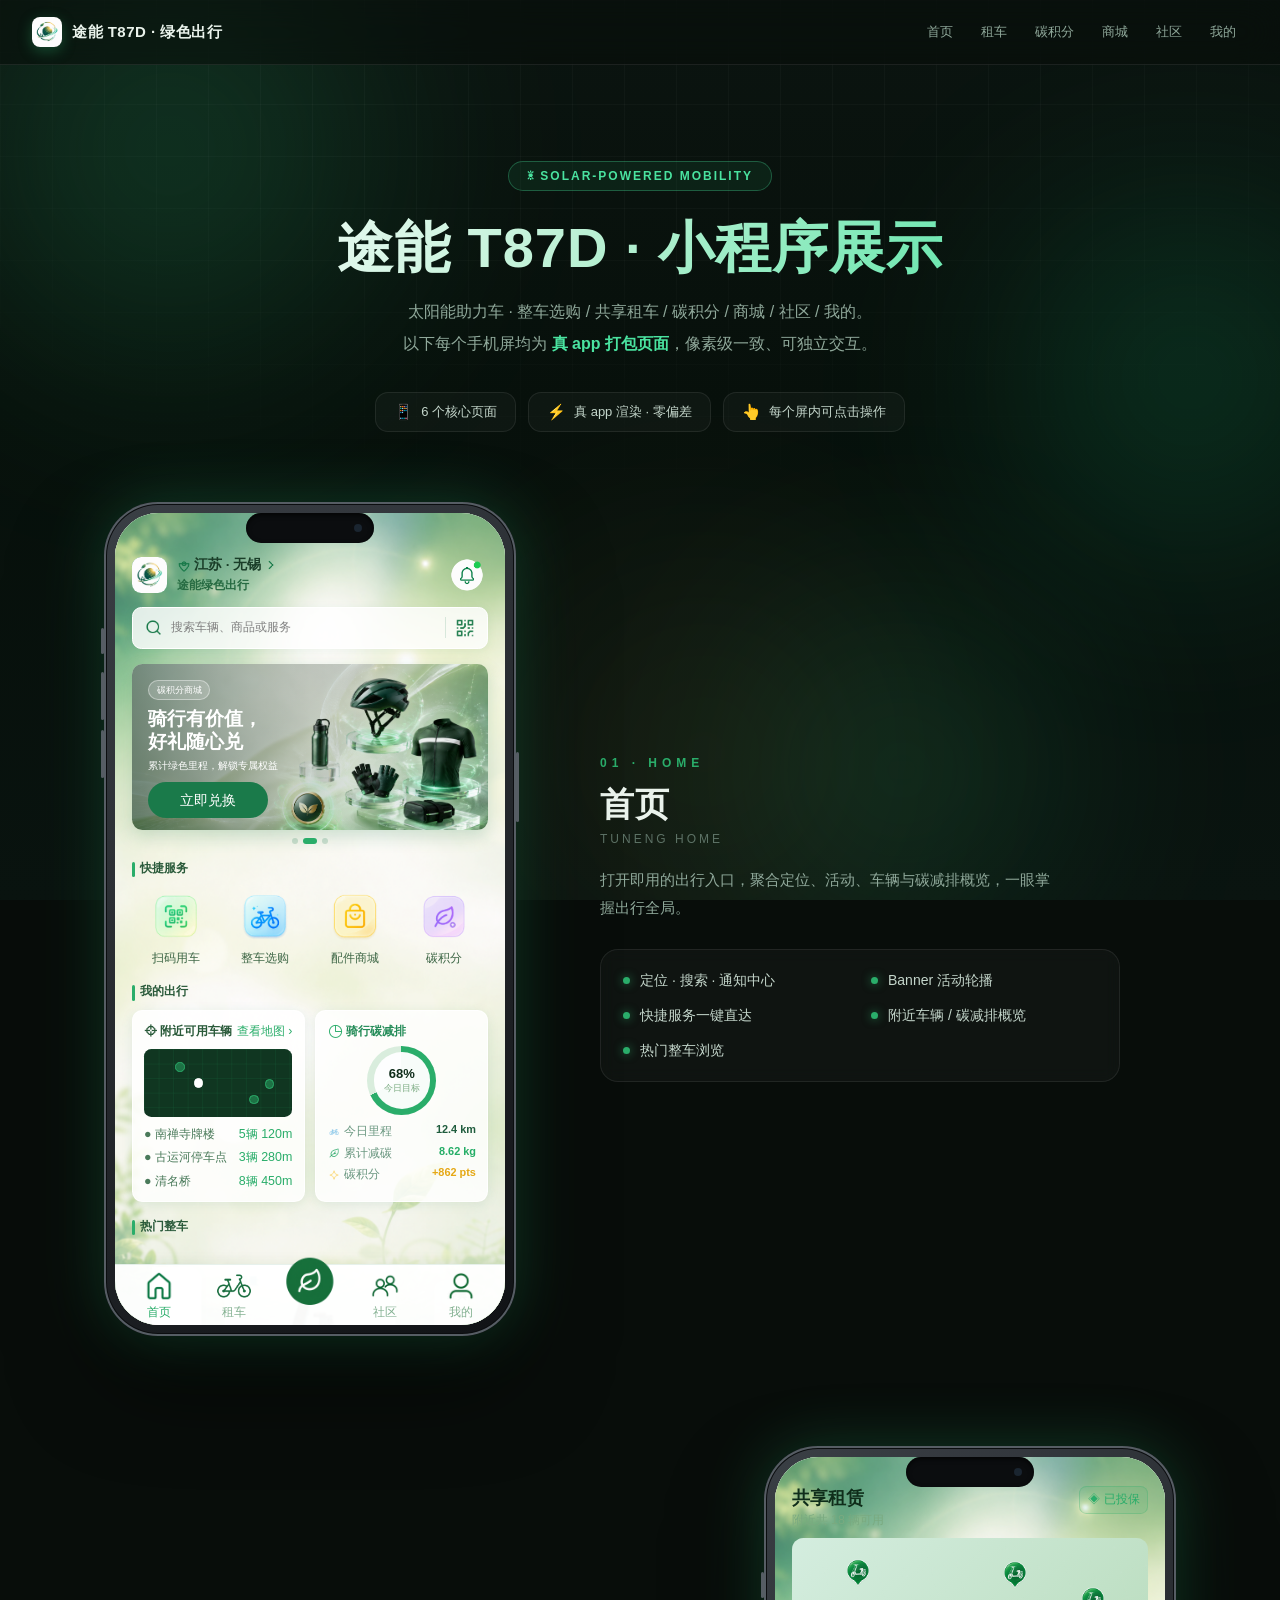
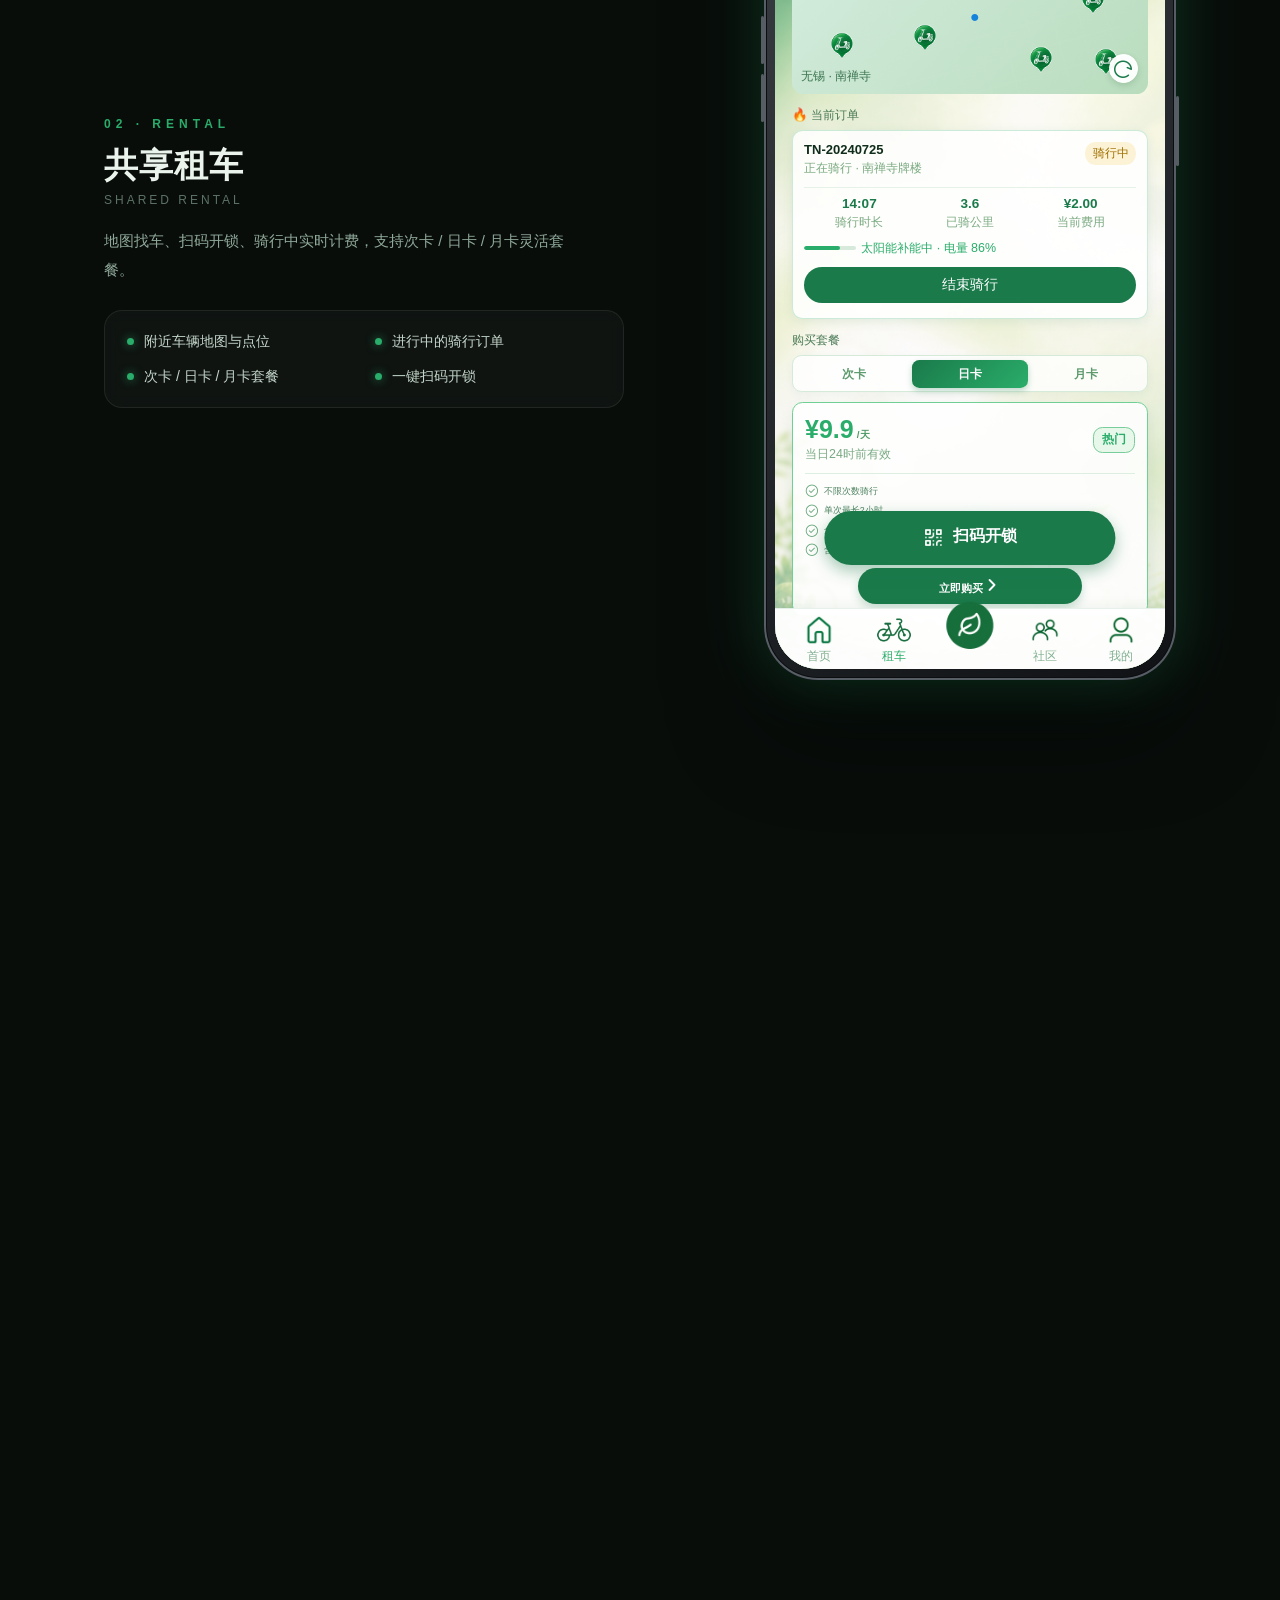
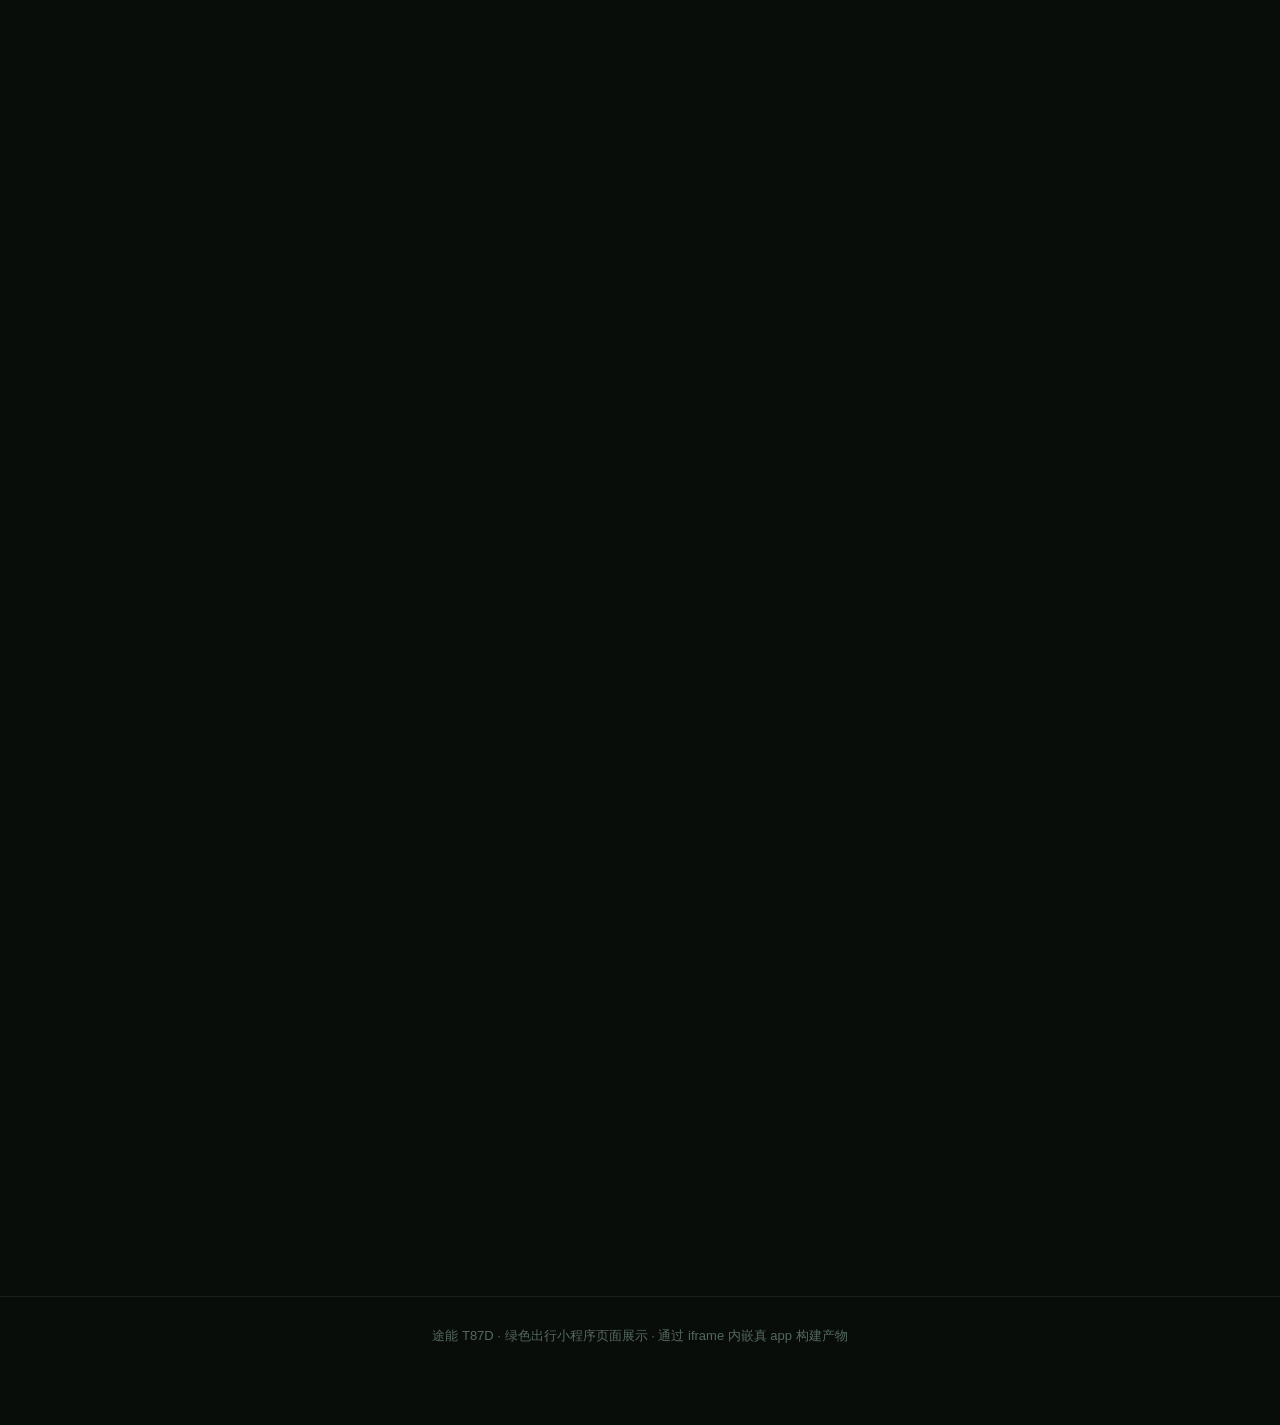
<file: index.html>
<!DOCTYPE html>
<html lang="zh-CN">
<head>
<meta charset="UTF-8" />
<meta name="viewport" content="width=device-width, initial-scale=1.0" />
<title>途能 T87D · 小程序页面展示</title>
<link rel="icon" type="image/jpeg" href="static/logo.jpg" />
<style>
  :root {
    --green: #2aad6a; --deep: #1a7a4a; --mint: #4ae3a0; --gold: #e8c15a;
    --bg: #080d0a; --ink: #eaf3ec; --muted: #8fa89a; --line: rgba(255,255,255,.08);
  }
  * { box-sizing: border-box; }
  html { scroll-behavior: smooth; }
  body {
    margin: 0; padding: 0;
    font-family: "PingFang SC", "Microsoft YaHei", "Helvetica Neue", sans-serif;
    background: var(--bg); color: var(--ink); min-height: 100vh; overflow-x: hidden;
    -webkit-font-smoothing: antialiased;
  }

  /* ================= background layers ================= */
  .bg { position: fixed; inset: 0; z-index: -2; pointer-events: none; overflow: hidden; }
  .bg::before {
    content: ''; position: absolute; inset: 0;
    background:
      linear-gradient(180deg, #0b1410 0%, #07100b 45%, #0a1410 100%);
  }
  .bg .orb { position: absolute; border-radius: 50%; filter: blur(90px); opacity: .5; }
  .o1 { width: 620px; height: 620px; top: -160px; left: -140px; background: radial-gradient(circle, rgba(42,173,106,.55), transparent 70%); animation: float 16s ease-in-out infinite; }
  .o2 { width: 540px; height: 540px; top: 12%; right: -180px; background: radial-gradient(circle, rgba(25,195,125,.45), transparent 70%); animation: float 20s ease-in-out infinite reverse; }
  .o3 { width: 640px; height: 640px; top: 48%; left: 30%; background: radial-gradient(circle, rgba(232,193,90,.16), transparent 70%); animation: float 24s ease-in-out infinite; }
  .o4 { width: 500px; height: 500px; bottom: -120px; right: 10%; background: radial-gradient(circle, rgba(42,173,106,.4), transparent 70%); animation: float 18s ease-in-out infinite reverse; }
  @keyframes float { 0%,100% { transform: translate(0,0) scale(1); } 50% { transform: translate(30px,-26px) scale(1.06); } }
  .bg .grid { position: absolute; inset: 0;
    background-image: linear-gradient(rgba(255,255,255,.028) 1px, transparent 1px), linear-gradient(90deg, rgba(255,255,255,.028) 1px, transparent 1px);
    background-size: 52px 52px;
    -webkit-mask-image: radial-gradient(ellipse 80% 60% at 50% 0%, #000 40%, transparent 100%);
            mask-image: radial-gradient(ellipse 80% 60% at 50% 0%, #000 40%, transparent 100%);
  }

  /* ================= nav ================= */
  nav {
    position: sticky; top: 0; z-index: 100;
    display: flex; align-items: center; justify-content: space-between;
    padding: 16px 32px;
    background: rgba(8,13,10,.55); backdrop-filter: blur(18px);
    border-bottom: 1px solid var(--line);
  }
  nav .logo { display: flex; align-items: center; gap: 10px; font-weight: 700; font-size: 15px; letter-spacing: .5px; }
  nav .logo img { width: 30px; height: 30px; border-radius: 8px; object-fit: cover; box-shadow: 0 4px 14px rgba(42,173,106,.35); }
  nav .links { display: flex; gap: 4px; }
  nav .links a { color: var(--muted); text-decoration: none; font-size: 13px; padding: 7px 12px; border-radius: 9px; transition: .2s; }
  nav .links a:hover { color: #fff; background: rgba(255,255,255,.06); }

  /* ================= hero ================= */
  .hero { position: relative; max-width: 1000px; margin: 0 auto; padding: 96px 24px 40px; text-align: center; }
  .hero .eyebrow { display: inline-flex; align-items: center; gap: 8px; padding: 7px 18px; border-radius: 999px; border: 1px solid rgba(74,227,160,.3); background: rgba(42,173,106,.1); color: var(--mint); font-size: 12px; letter-spacing: 2px; font-weight: 600; }
  .hero h1 { margin: 26px 0 16px; font-size: 56px; line-height: 1.12; font-weight: 800; letter-spacing: 1px;
    background: linear-gradient(120deg, #ffffff 0%, #b9f0d3 45%, #4ae3a0 100%);
    -webkit-background-clip: text; background-clip: text; color: transparent; }
  .hero .sub { color: var(--muted); font-size: 16px; line-height: 2; max-width: 620px; margin: 0 auto; }
  .hero .sub b { color: var(--mint); font-weight: 600; }
  .hero .meta { display: flex; gap: 12px; justify-content: center; flex-wrap: wrap; margin-top: 32px; }
  .hero .meta span { display: inline-flex; align-items: center; gap: 8px; padding: 10px 18px; border-radius: 13px; border: 1px solid var(--line); background: rgba(255,255,255,.03); color: #c4d6cb; font-size: 13px; }
  .hero .meta i { font-style: normal; font-size: 15px; }

  /* ================= page rows ================= */
  .rows { max-width: 1120px; margin: 0 auto; padding: 30px 24px 40px; display: flex; flex-direction: column; gap: 110px; }
  .page-row { display: flex; align-items: center; gap: 84px; opacity: 0; transform: translateY(42px); transition: opacity .8s ease, transform .8s ease; }
  .page-row.visible { opacity: 1; transform: translateY(0); }
  .page-row.reverse { flex-direction: row-reverse; }
  .page-phone { flex: 0 0 auto; }
  .page-info { flex: 1; min-width: 0; }
  .page-index { font-size: 12px; letter-spacing: 5px; color: var(--green); font-weight: 700; }
  .page-info h2 { margin: 12px 0 4px; font-size: 34px; font-weight: 800; letter-spacing: 1px; }
  .page-info .en { color: #5d7266; font-size: 12px; letter-spacing: 3px; text-transform: uppercase; margin-bottom: 20px; }
  .page-desc { color: var(--muted); font-size: 15px; line-height: 1.9; margin: 0 0 26px; max-width: 460px; }
  .features { list-style: none; margin: 0; padding: 20px 22px; display: grid; grid-template-columns: 1fr 1fr; gap: 14px 22px; max-width: 520px;
    border: 1px solid var(--line); border-radius: 18px; background: rgba(255,255,255,.03); backdrop-filter: blur(8px); }
  .features li { display: flex; align-items: flex-start; gap: 10px; color: #c4d6cb; font-size: 14px; line-height: 1.5; }
  .features .fi { flex: 0 0 auto; width: 7px; height: 7px; margin-top: 7px; border-radius: 50%; background: var(--green); box-shadow: 0 0 10px rgba(42,173,106,.7); }

  /* ================= phone mockup ================= */
  .phone {
    position: relative; width: 412px; height: 834px; border-radius: 54px; padding: 11px;
    background: linear-gradient(145deg, #3a3f45, #101215);
    box-shadow:
      inset 0 0 0 2px #565d64, inset 0 0 0 3px #0b0d0f,
      0 0 60px rgba(42,173,106,.28), 0 46px 90px rgba(0,0,0,.55);
  }
  .phone .screen { position: relative; width: 100%; height: 100%; border-radius: 44px; overflow: hidden; background: #000; }
  .phone iframe { width: 100%; height: 100%; border: 0; display: block; }
  .notch { position: absolute; top: 11px; left: 50%; transform: translateX(-50%); width: 128px; height: 30px; border-radius: 18px; background: #0b0d0f; z-index: 20; box-shadow: inset 0 2px 5px rgba(0,0,0,.7); }
  .notch::after { content: ''; position: absolute; top: 50%; right: 12px; transform: translateY(-50%); width: 8px; height: 8px; border-radius: 50%; background: #1a2530; }
  .pbtn { position: absolute; width: 3px; background: #565d64; border-radius: 2px; z-index: 5; }
  .pbtn.mute { left: -3px; top: 126px; height: 26px; }
  .pbtn.volup { left: -3px; top: 170px; height: 48px; }
  .pbtn.voldown { left: -3px; top: 228px; height: 48px; }
  .pbtn.power { right: -3px; top: 250px; height: 70px; }

  footer { text-align: center; padding: 30px 24px 80px; color: #55685c; font-size: 13px; border-top: 1px solid var(--line); }

  @media (max-width: 900px) {
    .page-row, .page-row.reverse { flex-direction: column; gap: 30px; }
    .phone { width: 330px; height: 668px; border-radius: 44px; }
    .phone .screen { border-radius: 36px; }
    .hero h1 { font-size: 36px; }
    .features { grid-template-columns: 1fr; }
    nav .links { display: none; }
  }
</style>
</head>
<body>

<div class="bg">
  <span class="orb o1"></span><span class="orb o2"></span><span class="orb o3"></span><span class="orb o4"></span>
  <span class="grid"></span>
</div>

<nav>
  <div class="logo"><img src="static/logo.jpg" alt="途能"> 途能 T87D · 绿色出行</div>
  <div class="links">
    <a href="#page-home">首页</a><a href="#page-rental">租车</a><a href="#page-carbon">碳积分</a><a href="#page-shop">商城</a><a href="#page-community">社区</a><a href="#page-profile">我的</a>
  </div>
</nav>

<header class="hero">
  <div class="eyebrow">☀ SOLAR-POWERED MOBILITY</div>
  <h1>途能 T87D · 小程序展示</h1>
  <p class="sub">太阳能助力车 · 整车选购 / 共享租车 / 碳积分 / 商城 / 社区 / 我的。<br>以下每个手机屏均为 <b>真 app 打包页面</b>，像素级一致、可独立交互。</p>
  <div class="meta">
    <span><i>📱</i> 6 个核心页面</span>
    <span><i>⚡</i> 真 app 渲染 · 零偏差</span>
    <span><i>👆</i> 每个屏内可点击操作</span>
  </div>
</header>

<main class="rows">

  <section class="page-row" id="page-home">
    <div class="page-phone"><div class="phone"><span class="pbtn mute"></span><span class="pbtn volup"></span><span class="pbtn voldown"></span><span class="pbtn power"></span><span class="notch"></span><div class="screen"><iframe src="app/index.html?tab=home" loading="lazy"></iframe></div></div></div>
    <div class="page-info">
      <div class="page-index">01 · HOME</div>
      <h2>首页</h2>
      <div class="en">Tuneng Home</div>
      <p class="page-desc">打开即用的出行入口，聚合定位、活动、车辆与碳减排概览，一眼掌握出行全局。</p>
      <ul class="features">
        <li><span class="fi"></span>定位 · 搜索 · 通知中心</li>
        <li><span class="fi"></span>Banner 活动轮播</li>
        <li><span class="fi"></span>快捷服务一键直达</li>
        <li><span class="fi"></span>附近车辆 / 碳减排概览</li>
        <li><span class="fi"></span>热门整车浏览</li>
      </ul>
    </div>
  </section>

  <section class="page-row reverse" id="page-rental">
    <div class="page-phone"><div class="phone"><span class="pbtn mute"></span><span class="pbtn volup"></span><span class="pbtn voldown"></span><span class="pbtn power"></span><span class="notch"></span><div class="screen"><iframe src="app/index.html?tab=rental" loading="lazy"></iframe></div></div></div>
    <div class="page-info">
      <div class="page-index">02 · RENTAL</div>
      <h2>共享租车</h2>
      <div class="en">Shared Rental</div>
      <p class="page-desc">地图找车、扫码开锁、骑行中实时计费，支持次卡 / 日卡 / 月卡灵活套餐。</p>
      <ul class="features">
        <li><span class="fi"></span>附近车辆地图与点位</li>
        <li><span class="fi"></span>进行中的骑行订单</li>
        <li><span class="fi"></span>次卡 / 日卡 / 月卡套餐</li>
        <li><span class="fi"></span>一键扫码开锁</li>
      </ul>
    </div>
  </section>

  <section class="page-row" id="page-carbon">
    <div class="page-phone"><div class="phone"><span class="pbtn mute"></span><span class="pbtn volup"></span><span class="pbtn voldown"></span><span class="pbtn power"></span><span class="notch"></span><div class="screen"><iframe src="app/index.html?tab=carbon" loading="lazy"></iframe></div></div></div>
    <div class="page-info">
      <div class="page-index">03 · CARBON</div>
      <h2>碳积分</h2>
      <div class="en">Carbon Assets</div>
      <p class="page-desc">把绿色里程变成碳积分，记录每一次减排，兑换骑行好礼。</p>
      <ul class="features">
        <li><span class="fi"></span>碳资产总览（积分 / 里程 / 植树）</li>
        <li><span class="fi"></span>积分钱包与明细</li>
        <li><span class="fi"></span>骑行记录</li>
        <li><span class="fi"></span>成就徽章墙</li>
        <li><span class="fi"></span>碳积分兑换入口</li>
      </ul>
    </div>
  </section>

  <section class="page-row reverse" id="page-shop">
    <div class="page-phone"><div class="phone"><span class="pbtn mute"></span><span class="pbtn volup"></span><span class="pbtn voldown"></span><span class="pbtn power"></span><span class="notch"></span><div class="screen"><iframe src="app/index.html?tab=shop" loading="lazy"></iframe></div></div></div>
    <div class="page-info">
      <div class="page-index">04 · SHOP</div>
      <h2>商城</h2>
      <div class="en">Tuneng Store</div>
      <p class="page-desc">T87D 整车选购与配色切换，还有骑行装备与积分好礼，一站式购齐。</p>
      <ul class="features">
        <li><span class="fi"></span>T87D 整车选购 · 配色切换</li>
        <li><span class="fi"></span>性能参数一览</li>
        <li><span class="fi"></span>骑行装备配件商城</li>
        <li><span class="fi"></span>积分好礼兑换</li>
      </ul>
    </div>
  </section>

  <section class="page-row" id="page-community">
    <div class="page-phone"><div class="phone"><span class="pbtn mute"></span><span class="pbtn volup"></span><span class="pbtn voldown"></span><span class="pbtn power"></span><span class="notch"></span><div class="screen"><iframe src="app/index.html?tab=community" loading="lazy"></iframe></div></div></div>
    <div class="page-info">
      <div class="page-index">05 · COMMUNITY</div>
      <h2>社区</h2>
      <div class="en">Green Community</div>
      <p class="page-desc">和骑友分享绿色出行瞬间，点赞、评论、收藏、关注，还有话题挑战与科普视频。</p>
      <ul class="features">
        <li><span class="fi"></span>骑友帖子动态</li>
        <li><span class="fi"></span>点赞 · 评论 · 收藏 · 关注</li>
        <li><span class="fi"></span>话题挑战</li>
        <li><span class="fi"></span>科普视频</li>
      </ul>
    </div>
  </section>

  <section class="page-row reverse" id="page-profile">
    <div class="page-phone"><div class="phone"><span class="pbtn mute"></span><span class="pbtn volup"></span><span class="pbtn voldown"></span><span class="pbtn power"></span><span class="notch"></span><div class="screen"><iframe src="app/index.html?tab=profile" loading="lazy"></iframe></div></div></div>
    <div class="page-info">
      <div class="page-index">06 · PROFILE</div>
      <h2>我的</h2>
      <div class="en">Personal Center</div>
      <p class="page-desc">个人资料、订单、车辆、收藏、报修与客服，都在这里集中管理。</p>
      <ul class="features">
        <li><span class="fi"></span>个人资料与会员等级</li>
        <li><span class="fi"></span>订单 / 钱包 / 车辆 / 收藏</li>
        <li><span class="fi"></span>在线报修 · 智能客服</li>
        <li><span class="fi"></span>骑行记录 · 地址 / 隐私设置</li>
      </ul>
    </div>
  </section>

</main>

<footer>途能 T87D · 绿色出行小程序页面展示 · 通过 iframe 内嵌真 app 构建产物</footer>

<script>
  const io = new IntersectionObserver(entries => {
    entries.forEach(e => { if (e.isIntersecting) { e.target.classList.add('visible'); io.unobserve(e.target); } });
  }, { threshold: 0.12 });
  document.querySelectorAll('.page-row').forEach(el => io.observe(el));
</script>
</body>
</html>
</file>
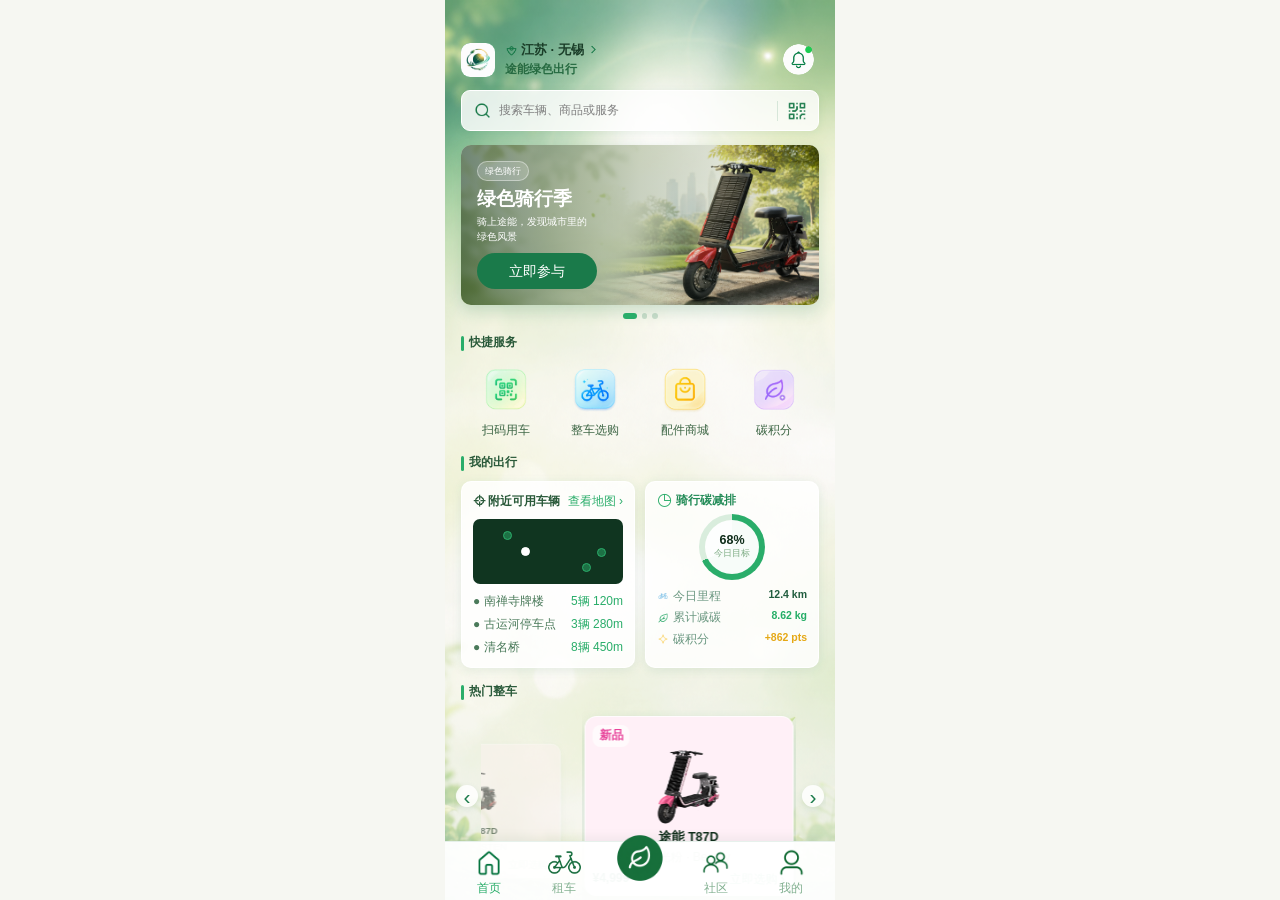
<file: app/index.html>
<!doctype html>
<html lang="zh-CN">
  <head>
    <link rel="stylesheet" href="./assets/uni.f39cb10c.css">

    <meta charset="UTF-8" />
    <meta name="viewport" content="width=device-width, initial-scale=1.0" />
    <title>途能共享太阳能助力车</title>
    <script type="module" crossorigin src="./assets/index-DUiOrUdH.js"></script>
    <link rel="stylesheet" crossorigin href="./assets/index-De1Rw3qC.css">
  </head>
  <body><div id="app"></div></body>
</html>
</file>
<file: app/assets/uni.f39cb10c.css>
uni-button{position:relative;display:block;margin-left:auto;margin-right:auto;padding-left:14px;padding-right:14px;box-sizing:border-box;font-size:18px;text-align:center;text-decoration:none;line-height:2.55555556;border-radius:5px;-webkit-tap-highlight-color:transparent;overflow:hidden;color:#000;background-color:#f8f8f8;cursor:pointer}uni-button[hidden]{display:none!important}uni-button:after{content:" ";width:200%;height:200%;position:absolute;top:0;left:0;border:1px solid rgba(0,0,0,.2);transform:scale(.5);transform-origin:0 0;box-sizing:border-box;border-radius:10px}uni-button[native]{padding-left:0;padding-right:0}uni-button[native] .uni-button-cover-view-wrapper{border:inherit;border-color:inherit;border-radius:inherit;background-color:inherit}uni-button[native] .uni-button-cover-view-inner{padding-left:14px;padding-right:14px}uni-button uni-cover-view{line-height:inherit;white-space:inherit}uni-button[type=default]{color:#000;background-color:#f8f8f8}uni-button[type=primary]{color:#fff;background-color:#007aff}uni-button[type=warn]{color:#fff;background-color:#e64340}uni-button[disabled]{color:rgba(255,255,255,.6);cursor:not-allowed}uni-button[disabled][type=default],uni-button[disabled]:not([type]){color:rgba(0,0,0,.3);background-color:#f7f7f7}uni-button[disabled][type=primary]{background-color:rgba(0,122,255,.6)}uni-button[disabled][type=warn]{background-color:#ec8b89}uni-button[type=primary][plain]{color:#007aff;border:1px solid #007aff;background-color:transparent}uni-button[type=primary][plain][disabled]{color:rgba(0,0,0,.2);border-color:rgba(0,0,0,.2)}uni-button[type=primary][plain]:after{border-width:0}uni-button[type=default][plain]{color:#353535;border:1px solid #353535;background-color:transparent}uni-button[type=default][plain][disabled]{color:rgba(0,0,0,.2);border-color:rgba(0,0,0,.2)}uni-button[type=default][plain]:after{border-width:0}uni-button[plain]{color:#353535;border:1px solid #353535;background-color:transparent}uni-button[plain][disabled]{color:rgba(0,0,0,.2);border-color:rgba(0,0,0,.2)}uni-button[plain]:after{border-width:0}uni-button[plain][native] .uni-button-cover-view-inner{padding:0}uni-button[type=warn][plain]{color:#e64340;border:1px solid #e64340;background-color:transparent}uni-button[type=warn][plain][disabled]{color:rgba(0,0,0,.2);border-color:rgba(0,0,0,.2)}uni-button[type=warn][plain]:after{border-width:0}uni-button[size=mini]{display:inline-block;line-height:2.3;font-size:13px;padding:0 1.34em}uni-button[size=mini][native]{padding:0}uni-button[size=mini][native] .uni-button-cover-view-inner{padding:0 1.34em}uni-button[loading]:not([disabled]){cursor:progress}uni-button[loading]:before{content:" ";display:inline-block;width:18px;height:18px;vertical-align:middle;animation:uni-loading 1s steps(12,end) infinite;background-size:100%}uni-button[loading][type=primary]{color:rgba(255,255,255,.6);background-color:#0062cc}uni-button[loading][type=primary][plain]{color:#007aff;background-color:transparent}uni-button[loading][type=default]{color:rgba(0,0,0,.6);background-color:#dedede}uni-button[loading][type=default][plain]{color:#353535;background-color:transparent}uni-button[loading][type=warn]{color:rgba(255,255,255,.6);background-color:#ce3c39}uni-button[loading][type=warn][plain]{color:#e64340;background-color:transparent}uni-button[loading][native]:before{content:none}.button-hover{color:rgba(0,0,0,.6);background-color:#dedede}.button-hover[plain]{color:rgba(53,53,53,.6);border-color:rgba(53,53,53,.6);background-color:transparent}.button-hover[type=primary]{color:rgba(255,255,255,.6);background-color:#0062cc}.button-hover[type=primary][plain]{color:rgba(0,122,255,.6);border-color:rgba(0,122,255,.6);background-color:transparent}.button-hover[type=default]{color:rgba(0,0,0,.6);background-color:#dedede}.button-hover[type=default][plain]{color:rgba(53,53,53,.6);border-color:rgba(53,53,53,.6);background-color:transparent}.button-hover[type=warn]{color:rgba(255,255,255,.6);background-color:#ce3c39}.button-hover[type=warn][plain]{color:rgba(230,67,64,.6);border-color:rgba(230,67,64,.6);background-color:transparent}uni-image{width:320px;height:240px;display:inline-block;overflow:hidden;position:relative}uni-image[hidden]{display:none}uni-image>div{width:100%;height:100%;background-repeat:no-repeat}uni-image>img{-webkit-touch-callout:none;-webkit-user-select:none;user-select:none;display:block;position:absolute;top:0;left:0;width:100%;height:100%;opacity:0}uni-image>.uni-image-will-change{will-change:transform}uni-input{display:block;font-size:16px;line-height:1.4em;height:1.4em;min-height:1.4em;overflow:hidden}uni-input[hidden]{display:none}.uni-input-wrapper,.uni-input-placeholder,.uni-input-form,.uni-input-input{outline:none;border:none;padding:0;margin:0;text-decoration:inherit}.uni-input-wrapper,.uni-input-form{display:flex;position:relative;width:100%;height:100%;flex-direction:column;justify-content:center}.uni-input-placeholder,.uni-input-input{width:100%}.uni-input-placeholder{position:absolute;top:auto!important;left:0;color:gray;overflow:hidden;text-overflow:clip;white-space:pre;word-break:keep-all;pointer-events:none;line-height:inherit}.uni-input-input{position:relative;display:block;height:100%;background:none;color:inherit;opacity:1;font:inherit;line-height:inherit;letter-spacing:inherit;text-align:inherit;text-indent:inherit;text-transform:inherit;text-shadow:inherit}.uni-input-input[type=search]::-webkit-search-cancel-button,.uni-input-input[type=search]::-webkit-search-decoration{display:none}.uni-input-input::-webkit-outer-spin-button,.uni-input-input::-webkit-inner-spin-button{-webkit-appearance:none;appearance:none;margin:0}.uni-input-input[type=number]{-moz-appearance:textfield}.uni-input-input:disabled{-webkit-text-fill-color:currentcolor}.uni-label-pointer{cursor:pointer}.uni-scroll-view-refresher{position:relative;overflow:hidden;flex-shrink:0}.uni-scroll-view-refresher-container{position:absolute;width:100%;bottom:0;display:flex;flex-direction:column-reverse}.uni-scroll-view-refresh{position:absolute;top:0;left:0;right:0;bottom:0;display:flex;flex-direction:row;justify-content:center;align-items:center}.uni-scroll-view-refresh-inner{display:flex;align-items:center;justify-content:center;line-height:0;width:40px;height:40px;border-radius:50%;background-color:#fff;box-shadow:0 1px 6px rgba(0,0,0,.118),0 1px 4px rgba(0,0,0,.118)}.uni-scroll-view-refresh__spinner{transform-origin:center center;animation:uni-scroll-view-refresh-rotate 2s linear infinite}.uni-scroll-view-refresh__spinner>circle{stroke:currentColor;stroke-linecap:round;animation:uni-scroll-view-refresh-dash 2s linear infinite}@keyframes uni-scroll-view-refresh-rotate{0%{transform:rotate(0)}to{transform:rotate(360deg)}}@keyframes uni-scroll-view-refresh-dash{0%{stroke-dasharray:1,200;stroke-dashoffset:0}50%{stroke-dasharray:89,200;stroke-dashoffset:-35px}to{stroke-dasharray:89,200;stroke-dashoffset:-124px}}@keyframes once-show{0%{top:0}}uni-resize-sensor,uni-resize-sensor>div{position:absolute;left:0;top:0;right:0;bottom:0;overflow:hidden}uni-resize-sensor{display:block;z-index:-1;visibility:hidden;animation:once-show 1ms}uni-resize-sensor>div>div{position:absolute;left:0;top:0}uni-resize-sensor>div:first-child>div{width:100000px;height:100000px}uni-resize-sensor>div:last-child>div{width:200%;height:200%}uni-scroll-view{display:block;width:100%}uni-scroll-view[hidden]{display:none}.uni-scroll-view{position:relative;-webkit-overflow-scrolling:touch;width:100%;height:100%;max-height:inherit}.uni-scroll-view-scrollbar-hidden::-webkit-scrollbar{display:none}.uni-scroll-view-scrollbar-hidden{-moz-scrollbars:none;scrollbar-width:none}.uni-scroll-view-content{width:100%;height:100%}uni-swiper-item{display:block;overflow:hidden;will-change:transform;position:absolute;width:100%;height:100%;cursor:grab}uni-swiper-item[hidden]{display:none}uni-swiper{display:block;height:150px}uni-swiper[hidden]{display:none}.uni-swiper-wrapper{overflow:hidden;position:relative;width:100%;height:100%;transform:translateZ(0)}.uni-swiper-slides{position:absolute;left:0;top:0;right:0;bottom:0}.uni-swiper-slide-frame{position:absolute;left:0;top:0;width:100%;height:100%;will-change:transform}.uni-swiper-dots{position:absolute;font-size:0}.uni-swiper-dots-horizontal{left:50%;bottom:10px;text-align:center;white-space:nowrap;transform:translate(-50%)}.uni-swiper-dots-horizontal .uni-swiper-dot{margin-right:8px}.uni-swiper-dots-horizontal .uni-swiper-dot:last-child{margin-right:0}.uni-swiper-dots-vertical{right:10px;top:50%;text-align:right;transform:translateY(-50%)}.uni-swiper-dots-vertical .uni-swiper-dot{display:block;margin-bottom:9px}.uni-swiper-dots-vertical .uni-swiper-dot:last-child{margin-bottom:0}.uni-swiper-dot{display:inline-block;width:8px;height:8px;cursor:pointer;transition-property:background-color;transition-timing-function:ease;background:rgba(0,0,0,.3);border-radius:50%}.uni-swiper-dot-active{background-color:#000}.uni-swiper-navigation{width:26px;height:26px;cursor:pointer;position:absolute;top:50%;margin-top:-13px;display:flex;align-items:center;transition:all .2s;border-radius:50%;opacity:1}.uni-swiper-navigation-disabled{opacity:.35;cursor:not-allowed}.uni-swiper-navigation-hide{opacity:0;cursor:auto;pointer-events:none}.uni-swiper-navigation-prev{left:10px}.uni-swiper-navigation-prev svg{margin-left:-1px;left:10px}.uni-swiper-navigation-prev.uni-swiper-navigation-vertical{top:18px;left:50%;margin-left:-13px}.uni-swiper-navigation-prev.uni-swiper-navigation-vertical svg{transform:rotate(90deg);margin-left:auto;margin-top:-2px}.uni-swiper-navigation-next{right:10px}.uni-swiper-navigation-next svg{transform:rotate(180deg)}.uni-swiper-navigation-next.uni-swiper-navigation-vertical{top:auto;bottom:5px;left:50%;margin-left:-13px}.uni-swiper-navigation-next.uni-swiper-navigation-vertical svg{margin-top:2px;transform:rotate(270deg)}uni-switch{-webkit-tap-highlight-color:transparent;display:inline-block;cursor:pointer}uni-switch[hidden]{display:none}uni-switch[disabled]{cursor:not-allowed}uni-switch[disabled] .uni-switch-input{opacity:.7}.uni-switch-wrapper{display:inline-flex;align-items:center;vertical-align:middle}.uni-switch-input{-webkit-appearance:none;appearance:none;position:relative;width:52px;height:32px;margin-right:5px;border:1px solid #dfdfdf;outline:0;border-radius:16px;box-sizing:border-box;background-color:#dfdfdf;transition:background-color .1s,border .1s}.uni-switch-input:before{content:" ";position:absolute;top:0;left:0;width:50px;height:30px;border-radius:15px;background-color:#fdfdfd;transition:transform .3s}.uni-switch-input:after{content:" ";position:absolute;top:0;left:0;width:30px;height:30px;border-radius:15px;background-color:#fff;box-shadow:0 1px 3px rgba(0,0,0,.4);transition:-webkit-transform .3s;transition:transform .3s;transition:transform .3s,-webkit-transform .3s}.uni-switch-input.uni-switch-input-checked{border-color:#007aff;background-color:#007aff}.uni-switch-input.uni-switch-input-checked:before{transform:scale(0)}.uni-switch-input.uni-switch-input-checked:after{transform:translate(20px)}uni-switch .uni-checkbox-input{margin-right:5px;-webkit-appearance:none;appearance:none;outline:0;border:1px solid #d1d1d1;background-color:#fff;border-radius:3px;width:22px;height:22px;position:relative;color:#007aff}uni-switch:not([disabled]) .uni-checkbox-input:hover{border-color:#007aff}uni-switch .uni-checkbox-input svg{fill:#007aff;font-size:22px;position:absolute;top:50%;left:50%;transform:translate(-50%,-48%) scale(.73)}.uni-checkbox-input.uni-checkbox-input-disabled{background-color:#e1e1e1}.uni-checkbox-input.uni-checkbox-input-disabled:before{color:#adadad}uni-text[selectable]{cursor:auto;-webkit-user-select:text;user-select:text}uni-text{white-space:pre-line}uni-textarea{width:300px;height:150px;display:block;position:relative;font-size:16px;line-height:normal;white-space:pre-wrap;word-break:break-all}uni-textarea[hidden]{display:none}uni-textarea[auto-height=true]{height:fit-content!important}.uni-textarea-wrapper,.uni-textarea-placeholder,.uni-textarea-line,.uni-textarea-compute,.uni-textarea-textarea{outline:none;border:none;padding:0;margin:0;text-decoration:inherit}.uni-textarea-wrapper{display:block;position:relative;width:100%;height:100%;min-height:inherit;overflow-y:hidden}.uni-textarea-placeholder,.uni-textarea-line,.uni-textarea-compute,.uni-textarea-textarea{position:absolute;width:100%;height:100%;left:0;top:0;white-space:inherit;word-break:inherit}.uni-textarea-placeholder{color:gray;overflow:hidden}.uni-textarea-line,.uni-textarea-compute{visibility:hidden;height:auto}.uni-textarea-line{width:1em}.uni-textarea-compute-auto-height{overflow-wrap:break-word}.uni-textarea-textarea{resize:none;background:none;color:inherit;opacity:1;font:inherit;line-height:inherit;letter-spacing:inherit;text-align:inherit;text-indent:inherit;text-transform:inherit;text-shadow:inherit}.uni-textarea-textarea-fix-margin{width:auto;right:0;margin:0 -3px}.uni-textarea-textarea:disabled{-webkit-text-fill-color:currentcolor}uni-view{display:block}uni-view[hidden]{display:none}uni-modal{position:fixed;top:0;right:0;bottom:0;left:0;z-index:999;display:block;box-sizing:border-box}.uni-modal{position:fixed;z-index:999;width:80%;max-width:300px;top:50%;left:50%;transform:translate(-50%,-50%);background-color:#fff;text-align:center;border-radius:3px;overflow:hidden}.uni-modal *{box-sizing:border-box}.uni-modal__hd{padding:1em 1.6em .3em}.uni-modal__title{font-weight:400;font-size:18px;word-wrap:break-word;word-break:break-all;white-space:pre-wrap;overflow:hidden;text-overflow:ellipsis;display:-webkit-box;-webkit-line-clamp:2;-webkit-box-orient:vertical}.uni-modal__bd{padding:1.3em 1.6em;min-height:40px;font-size:15px;line-height:1.4;word-wrap:break-word;word-break:break-all;white-space:pre-wrap;color:#999;max-height:400px;overflow-x:hidden;overflow-y:auto}.uni-modal__textarea{resize:none;border:0;margin:0;width:90%;padding:10px;font-size:20px;outline:none;border:none;background-color:#eee;text-decoration:inherit;line-height:1.2}.uni-modal__ft{position:relative;line-height:48px;font-size:18px;display:flex}.uni-modal__ft:after{content:" ";position:absolute;left:0;top:0;right:0;height:1px;border-top:1px solid #d5d5d6;color:#d5d5d6;transform-origin:0 0;transform:scaleY(.5)}.uni-modal__btn{display:block;flex:1;color:#3cc51f;text-decoration:none;-webkit-tap-highlight-color:rgba(0,0,0,0);position:relative;cursor:pointer}.uni-modal__btn:active{background-color:#eee}.uni-modal__btn:after{content:" ";position:absolute;left:0;top:0;width:1px;bottom:0;border-left:1px solid #d5d5d6;color:#d5d5d6;transform-origin:0 0;transform:scaleX(.5)}.uni-modal__btn:first-child:after{display:none}.uni-modal__btn_default{color:#353535}.uni-modal__btn_primary{color:#007aff}uni-toast{position:fixed;top:0;right:0;bottom:0;left:0;z-index:999;display:block;box-sizing:border-box;pointer-events:none;font-size:16px}.uni-sample-toast{position:fixed;z-index:999;top:50%;left:50%;transform:translate(-50%,-50%);text-align:center;max-width:80%}.uni-simple-toast__text{display:inline-block;vertical-align:middle;color:#fff;background-color:rgba(17,17,17,.7);padding:10px 20px;border-radius:5px;font-size:13px;text-align:center;max-width:100%;word-break:break-word;white-space:normal}uni-toast .uni-mask{pointer-events:auto}.uni-toast{position:fixed;z-index:999;width:8em;top:50%;left:50%;transform:translate(-50%,-50%);background:rgba(17,17,17,.7);text-align:center;border-radius:5px;color:#fff}.uni-toast *{box-sizing:border-box}.uni-toast__icon{margin:20px 0 0;width:38px!important;height:38px!important;vertical-align:baseline!important}.uni-icon_toast{margin:15px 0 0}.uni-icon_toast.uni-icon-success-no-circle:before{color:#fff;font-size:55px}.uni-icon_toast.uni-loading{margin:20px 0 0;width:38px;height:38px;vertical-align:baseline}.uni-toast__content{margin:0 auto 15px;width:86%;overflow:hidden;white-space:nowrap}
</file>
<file: app/assets/index-De1Rw3qC.css>
*{margin:0;-webkit-tap-highlight-color:transparent}html,body{-webkit-user-select:none;-moz-user-select:none;user-select:none;width:100%;height:100%}body{overflow-x:hidden;font-size:16px}uni-app,uni-page,uni-page-wrapper,uni-page-body{display:block;box-sizing:border-box;width:100%}uni-page-wrapper{position:relative}#app,uni-app,uni-page,uni-page-wrapper{height:100%}.uni-mask{position:fixed;z-index:999;top:0;right:0;left:0;bottom:0;background:rgba(0,0,0,.5)}.uni-fade-enter-active,.uni-fade-leave-active{transition-duration:.25s;transition-property:opacity;transition-timing-function:ease}.uni-fade-enter-from,.uni-fade-leave-active{opacity:0}.uni-loading,uni-button[loading]:before{background-color:transparent;background-image:url(data:image/svg+xml;base64,\ [base64]);background-repeat:no-repeat}.uni-loading{width:20px;height:20px;display:inline-block;vertical-align:middle;animation:uni-loading 1s steps(12,end) infinite;background-size:100%}@keyframes uni-loading{0%{transform:rotate3d(0,0,1,0)}to{transform:rotate3d(0,0,1,360deg)}}html{--primary-color: #007aff;--UI-BG: #fff;--UI-BG-1: #f7f7f7;--UI-BG-2: #fff;--UI-BG-3: #f7f7f7;--UI-BG-4: #4c4c4c;--UI-BG-5: #fff;--UI-FG: #000;--UI-FG-0: rgba(0, 0, 0, .9);--UI-FG-HALF: rgba(0, 0, 0, .9);--UI-FG-1: rgba(0, 0, 0, .5);--UI-FG-2: rgba(0, 0, 0, .3);--UI-FG-3: rgba(0, 0, 0, .1)}uni-page[data-type] uni-page-body{background-color:transparent}body:after{position:fixed;content:"";left:-1000px;top:-1000px;animation:shadow-preload .1s;animation-delay:3s}@keyframes shadow-preload{0%{background-image:url(https://cdn.dcloud.net.cn/img/shadow-grey.png)}to{background-image:url(https://cdn.dcloud.net.cn/img/shadow-grey.png)}}.uni-async-error{position:absolute;left:0;right:0;top:0;bottom:0;color:#999;padding:100px 10px;text-align:center}.uni-async-loading{box-sizing:border-box;width:100%;padding:50px;text-align:center}.uni-async-loading .uni-loading{width:30px;height:30px}uni-page-body{background:#f6f7f2}body{background:#f6f7f2}uni-tabbar,.uni-tabbar{display:none!important}.tuneng-app{position:relative;display:flex;flex-direction:column;height:100vh;overflow:hidden;background:#c8e8cc center/cover no-repeat;font-family:PingFang SC,Microsoft YaHei,sans-serif}.wash{position:absolute;top:0;right:0;bottom:0;left:0;background:rgba(255,255,255,.2);pointer-events:none}.content{position:relative;z-index:1;flex:1;height:0}.home-tab,.rental-tab,.carbon-tab,.community-tab,.profile-tab{padding-bottom:4.0625rem}.home-header{display:flex;align-items:center;padding:2.4375rem 1rem .625rem}.brand-mark{display:grid;width:2.125rem;height:2.125rem;place-items:center;border-radius:.5625rem;background:linear-gradient(135deg,#1a7a4a,#2aad6a);color:#fff;font-size:.9375rem;font-weight:700}.location{flex:1;margin-left:.625rem;color:#1a3d28;font-size:.8125rem;font-weight:700}.location uni-text{display:block;margin-top:.15625rem;color:#82b088;font-size:.59375rem;font-weight:400}.notice{position:relative;display:grid;width:2.0625rem;height:2.0625rem;place-items:center;border:.03125rem solid #fff;border-radius:50%;background:rgba(255,255,255,.82);color:#2a5a3a;font-size:1.09375rem}.notice i{position:absolute;top:.40625rem;right:.40625rem;width:.375rem;height:.375rem;border-radius:50%;background:#2aad6a}.search{display:flex;align-items:center;margin:0 1rem;padding:0 .71875rem;height:2.4375rem;border:.03125rem solid #fff;border-radius:.5625rem;background:rgba(255,255,255,.82);box-shadow:0 .125rem .5625rem rgba(26,122,74,.08);color:#82b088}.search>uni-text{margin-right:.5rem;font-size:1.09375rem}.search uni-input{flex:1;font-size:.75rem}.qr{padding-left:.53125rem;border-left:.03125rem solid rgba(26,122,74,.15);color:#2aad6a;font-size:.9375rem}.banner-wrap{height:10rem;margin:.875rem 1rem 0;overflow:hidden;border-radius:.625rem;box-shadow:0 .375rem 1rem rgba(26,122,74,.2)}.banner{position:relative;height:100%;color:#fff}.banner uni-image,.banner-mask{position:absolute;width:100%;height:100%}.banner-mask{background:linear-gradient(90deg,rgba(5,45,21,.56),rgba(5,45,21,.18) 50%,transparent)}.banner-text{position:relative;display:flex;flex-direction:column;padding:1rem}.banner-text>uni-text{width:-moz-max-content;width:max-content;padding:.15625rem .4375rem;border:.03125rem solid rgba(255,255,255,.4);border-radius:.625rem;background:rgba(255,255,255,.18);font-size:.5625rem}.banner-text b{margin-top:.40625rem;white-space:pre-line;font-size:1.15625rem;line-height:1.2}.banner-text em{margin-top:.28125rem;white-space:pre-line;font-size:.625rem;font-style:normal;line-height:1.5}.banner-text uni-button{width:4.375rem;margin:.53125rem 0 0;border-radius:.875rem;background:#fff;color:#1a7a4a;font-size:.625rem;line-height:1.5rem}.dots,.product-dots{display:flex;justify-content:center;gap:.3125rem;margin:.5rem}.dots uni-text,.product-dots uni-text{width:.34375rem;height:.34375rem;border-radius:.375rem;background:rgba(26,122,74,.2)}.dots .on,.product-dots .on{width:.875rem;background:#2aad6a}.section-label{position:relative;margin:.9375rem 1rem .625rem;padding-left:.5rem;color:#2a5a3a;font-size:.875rem;font-weight:700}.section-label:before{position:absolute;left:0;top:.125rem;width:.1875rem;height:.9375rem;border-radius:.1875rem;background:#2aad6a;content:""}.quick-actions{display:grid;grid-template-columns:repeat(4,1fr);margin:0 1rem}.quick-actions>uni-view{text-align:center}.quick-actions>uni-view>uni-view{display:grid;width:2.6875rem;height:2.6875rem;margin:auto;place-items:center;border:.03125rem solid;border-radius:.6875rem;background:rgba(255,255,255,.38);font-size:1.21875rem}.quick-actions>uni-view>uni-view.core{box-shadow:0 .1875rem .625rem rgba(42,173,106,.2)}.quick-actions uni-text{display:block;margin-top:.3125rem;color:#3d6645;font-size:.625rem}.dual-cards{display:flex;gap:.625rem;margin:0 1rem}.glass-card{flex:1;min-width:0;padding:.6875rem;border:.03125rem solid rgba(255,255,255,.9);border-radius:.625rem;background:rgba(255,255,255,.82);box-shadow:0 .125rem .6875rem rgba(26,122,74,.1)}.card-title{display:flex;justify-content:space-between;color:#2a5a3a;font-size:.625rem;font-weight:700}.card-title em{color:#2aad6a;font-size:.5rem;font-style:normal;font-weight:400}.mini-map{position:relative;height:4.0625rem;margin:.5625rem 0;overflow:hidden;border-radius:.4375rem;background:#103621}.mini-map:before{position:absolute;top:0;right:0;bottom:0;left:0;opacity:.25;background:linear-gradient(rgba(42,173,106,.4) .03125rem,transparent .03125rem),linear-gradient(90deg,rgba(42,173,106,.4) .03125rem,transparent .03125rem);background-size:.875rem .875rem;content:""}.pin,.mini-map b{position:absolute;z-index:1;width:.4375rem;height:.4375rem;border:.0625rem solid #2aad6a;border-radius:50%;background:rgba(42,173,106,.5)}.p1{top:.78125rem;left:1.875rem}.p2{right:1.09375rem;top:1.8125rem}.p3{right:2.03125rem;bottom:.75rem}.mini-map b{top:1.75rem;left:3rem;border-color:#fff;background:#fff}.spot,.stat{display:flex;justify-content:space-between;margin-top:.375rem;color:#4a7a5a;font-size:.5rem}.spot em{color:#2aad6a;font-style:normal}.carbon-card .ring{display:flex;flex-direction:column;width:3rem;height:3rem;margin:.5625rem auto;border:.375rem solid #2aad6a;border-left-color:#d9eddd;border-radius:50%;align-items:center;justify-content:center;color:#0f2d1a}.ring b{font-size:.6875rem}.ring uni-text{color:#7aaa80;font-size:.4375rem}.product-stage{display:flex;align-items:center;gap:.25rem;margin:0 .5625rem;overflow:hidden}.product-swiper{flex:1;height:12.9375rem;min-width:0;overflow:visible}.product-arrow{position:relative;z-index:3;display:grid;flex:0 0 1.375rem;width:1.375rem;height:1.375rem;place-items:center;border-radius:50%;background:rgba(255,255,255,.84);box-shadow:0 .15625rem .46875rem rgba(26,122,74,.1);color:#1a7a4a;font-size:1.3125rem}.product-card{box-sizing:border-box;display:flex;height:10.25rem;margin:1.1875rem .15625rem 0;flex-direction:column;align-items:center;padding:.46875rem;border:.03125rem solid rgba(255,255,255,.72);border-radius:.75rem;opacity:.5;box-shadow:0 .25rem .6875rem rgba(26,122,74,.08);filter:saturate(.7);transform:scale(.82);transform-origin:center center;transition:transform .38s ease,opacity .38s ease,filter .38s ease,box-shadow .38s ease}.product-card.is-center{height:11.25rem;margin-top:.375rem;opacity:1;box-shadow:0 .5rem 1.0625rem rgba(26,122,74,.2);filter:saturate(1);transform:scale(1)}.product-card>uni-text{align-self:flex-start;padding:.15625rem .40625rem;border-radius:.5rem;background:rgba(255,255,255,.7);font-size:.53125rem;font-weight:700}.product-card uni-image{width:100%;height:4.6875rem;transition:height .38s ease}.product-card.is-center uni-image{height:6.40625rem}.product-card b{color:#0f2d1a;font-size:.71875rem}.product-card.is-center b{font-size:.78125rem}.product-card em{margin-top:.15625rem;color:#7aaa80;font-size:.5rem;font-style:normal}.product-card>uni-view{width:100%;margin-top:.3125rem;color:#1a7a4a;font-size:.6875rem;font-weight:700}.product-card small{float:right;color:#2aad6a;font-size:.53125rem;font-weight:400}.page-head{display:flex;justify-content:space-between;padding:1.71875rem 1rem .5rem}.page-head b{display:block;color:#0f2d1a;font-size:1.0625rem}.page-head uni-text{display:block;margin-top:.15625rem;color:#7aaa80;font-size:.625rem}.page-head em{height:-moz-max-content;height:max-content;padding:.28125rem .46875rem;border:.03125rem solid rgba(42,173,106,.25);border-radius:.4375rem;background:rgba(42,173,106,.12);color:#2aad6a;font-size:.53125rem;font-style:normal}.rental-map{position:relative;height:9.375rem;margin:0 1rem;overflow:hidden;border-radius:.6875rem;background:linear-gradient(135deg,#d4eddf,#b9dcbd)}.map-grid{position:absolute;top:-.9375rem;right:-.9375rem;bottom:-.9375rem;left:-.9375rem;opacity:.45;background:linear-gradient(90deg,transparent 48%,#fff 50%,transparent 52%),linear-gradient(0deg,transparent 48%,#fff 50%,transparent 52%);background-size:1.5625rem 1.5625rem;transform:rotate(-15deg)}.bike-pin{position:absolute;z-index:1;display:grid;width:1.09375rem;height:1.09375rem;place-items:center;border:.09375rem solid #fff;border-radius:50%;background:#2aad6a;color:#fff;font-size:.5625rem}.bp1{top:1.125rem;left:3.125rem}.bp2{top:2.8125rem;right:2.5rem}.bp3{top:5rem;left:7.1875rem}.bp4{bottom:1rem;right:5.625rem}.bp5{bottom:1.8125rem;left:2.1875rem}.bp6{top:1.25rem;right:7.1875rem}.bp7{bottom:.875rem;right:1.71875rem}.here{position:absolute;top:4.15625rem;left:50%;z-index:2;color:#1683db;font-size:.96875rem}.map-caption{position:absolute;bottom:.53125rem;left:.5625rem;color:#3c7550;font-size:.5625rem}.rental-map uni-button{position:absolute;right:.4375rem;bottom:.4375rem;border:0;border-radius:.5625rem;background:#fff;color:#1a7a4a;font-size:.53125rem;line-height:1.34375rem}.sub-label{margin:.78125rem 1rem .375rem;color:#4a7a55;font-size:.65625rem}.active-ride{margin:0 1rem;padding:.6875rem;border:.03125rem solid rgba(42,173,106,.24);border-radius:.625rem;background:rgba(255,255,255,.86);box-shadow:0 .15625rem .625rem rgba(26,122,74,.1)}.ride-row{display:flex;justify-content:space-between}.ride-row b,.ride-row uni-text{display:block}.ride-row b{color:#0f2d1a;font-size:.78125rem}.ride-row uni-text{margin-top:.15625rem;color:#7aaa80;font-size:.5625rem}.ride-row em{height:-moz-max-content;height:max-content;padding:.1875rem .4375rem;border-radius:.625rem;background:rgba(245,200,66,.2);color:#a17000;font-size:.53125rem;font-style:normal}.ride-stats{display:grid;grid-template-columns:repeat(3,1fr);margin-top:.625rem;padding-top:.5rem;border-top:.03125rem solid #e6f2e8;text-align:center}.ride-stats b,.ride-stats uni-text{display:block}.ride-stats b{color:#1a7a4a;font-size:.8125rem}.ride-stats uni-text{margin-top:.15625rem;color:#7aaa80;font-size:.5rem}.ride-progress{display:flex;align-items:center;margin-top:.53125rem;color:#2aad6a;font-size:.53125rem}.ride-progress i{width:3.125rem;height:.25rem;margin-right:.3125rem;overflow:hidden;border-radius:.3125rem;background:#d7e9db}.ride-progress i:before{display:block;width:70%;height:100%;border-radius:.3125rem;background:#2aad6a;content:""}.rental-tab{padding-bottom:11.25rem}.plan-selector{display:flex;margin:0 1rem .625rem;padding:.1875rem;border:.03125rem solid #d6ead9;border-radius:.5625rem;background:rgba(255,255,255,.8);box-shadow:0 .15625rem .5rem rgba(26,122,74,.06)}.plan-selector>uni-view{flex:1;border-radius:.4375rem;color:#5d9a6d;font-size:.625rem;font-weight:700;line-height:1.6875rem;text-align:center;transition:background .25s ease,color .25s ease,box-shadow .25s ease}.plan-selector>uni-view.active{background:linear-gradient(135deg,#1a7a4a,#2aad6a);box-shadow:0 .1875rem .40625rem rgba(26,122,74,.28);color:#fff}.plan-detail{margin:0 1rem;padding:.8125rem .75rem .6875rem;border:.0625rem solid #70cf95;border-radius:.625rem;background:rgba(255,255,255,.88);box-shadow:0 .3125rem .75rem rgba(26,122,74,.1);animation:planIn .24s ease}.plan-summary{display:flex;align-items:center;justify-content:space-between;padding-bottom:.5625rem;border-bottom:.03125rem solid #dcefe0}.plan-price{display:flex;align-items:baseline}.plan-price b{color:#2aad6a;font-size:1.5rem;line-height:1}.plan-price em{margin-left:.1875rem;color:#4f9a66;font-size:.59375rem;font-style:normal;font-weight:700}.plan-summary uni-text{display:block;margin-top:.28125rem;color:#79aa84;font-size:.5rem}.plan-badge{padding:.21875rem .46875rem;border:.03125rem solid #79cd9a;border-radius:.5625rem;background:#e7f8eb;color:#2aad6a;font-size:.5rem;font-weight:700}.plan-benefits{display:flex;flex-direction:column;gap:.34375rem;padding:.625rem 0}.plan-benefits>uni-view{display:flex;align-items:center;gap:.28125rem;color:#64a578}.plan-benefits uni-text{color:#4e8260;font-size:.53125rem}.plan-buy-button{display:flex;width:100%;height:2.4375rem;margin:0;align-items:center;justify-content:center;gap:.25rem;border-radius:1.25rem;background:linear-gradient(90deg,#1a7a4a,#2aad6a);box-shadow:0 .25rem .5625rem rgba(26,122,74,.24);color:#fff;font-size:.65625rem;font-weight:700}.plan-buy-button uni-text{font-size:.65625rem;font-weight:700}.plan-buy-button:active{transform:scale(.985)}@keyframes planIn{0%{opacity:.5;transform:translateY(.3125rem)}to{opacity:1;transform:translateY(0)}}.history{margin:.875rem;text-align:center;color:#7aaa80;font-size:.625rem}.scan-button{position:absolute;z-index:8;left:50%;bottom:calc(6.25rem + env(safe-area-inset-bottom));display:flex;width:13.125rem;height:2.75rem;margin:0;align-items:center;justify-content:center;gap:.40625rem;border:.0625rem solid rgba(255,255,255,.45);border-radius:1.4375rem;background:linear-gradient(135deg,#1a7a4a,#2aad6a);box-shadow:0 .375rem .9375rem rgba(26,122,74,.38);color:#fff;font-size:.78125rem;font-weight:700;transform:translate(-50%);transition:transform .2s ease,box-shadow .2s ease}.scan-button:active{box-shadow:0 .1875rem .46875rem rgba(26,122,74,.3);transform:translate(-50%) scale(.97)}.scan-button uni-text{font-size:.78125rem;font-weight:700}.carbon-title,.community-head{padding:2.34375rem 1rem .375rem}.carbon-title uni-text,.community-head uni-text{display:block;color:#7aaa80;font-size:.53125rem;letter-spacing:.125rem}.carbon-title b,.community-head b{display:block;margin-top:.15625rem;color:#0f2d1a;font-size:1.15625rem}.carbon-hero{position:relative;margin:.4375rem 1rem;padding:.84375rem;overflow:hidden;border-radius:.8125rem;background:linear-gradient(135deg,#1a7a4a,#1e9456 55%,#2aad6a);box-shadow:0 .46875rem 1.09375rem rgba(26,122,74,.35);color:#fff}.orbit{position:absolute;top:-1.5625rem;right:-.78125rem;color:rgba(255,255,255,.15);font-size:7.1875rem}.hero-head,.wallet{position:relative;display:flex;align-items:center;justify-content:space-between}.hero-head uni-text,.hero-head b{display:block}.hero-head uni-text{font-size:.53125rem;letter-spacing:.09375rem;opacity:.7}.hero-head b{margin-top:.15625rem;font-size:.9375rem}.hero-head em{padding:.4375rem;border:.03125rem solid rgba(255,255,255,.3);border-radius:.5625rem;background:rgba(255,255,255,.15);font-size:.9375rem;font-style:normal}.carbon-stats{position:relative;display:grid;grid-template-columns:repeat(3,1fr);gap:.375rem;margin-top:.75rem}.carbon-stats>uni-view{display:flex;min-height:4.125rem;flex-direction:column;align-items:center;justify-content:center;border:.03125rem solid rgba(255,255,255,.2);border-radius:.5625rem;background:rgba(255,255,255,.14)}.carbon-stats>uni-view>uni-text{font-size:.6875rem}.carbon-stats b{margin-top:.25rem;font-size:.90625rem}.carbon-stats small{font-size:.46875rem;opacity:.7}.carbon-stats i{margin-top:.25rem;font-size:.4375rem;font-style:normal;opacity:.55}.eco-tip{position:relative;margin-top:.625rem;padding:.375rem;border-radius:.4375rem;background:rgba(255,255,255,.13);font-size:.53125rem;color:rgba(255,255,255,.7)}.eco-tip b{color:#fff}.wallet{margin:.5625rem 1rem;padding:.625rem;border:.03125rem solid rgba(26,122,74,.1);border-radius:.5625rem;background:rgba(255,255,255,.8)}.wallet uni-text,.wallet b{display:block}.wallet uni-text{color:#7aaa80;font-size:.53125rem}.wallet b{margin-top:.1875rem;color:#1a7a4a;font-size:.875rem}.wallet uni-button{margin:0;border-radius:.5625rem;background:#e6f5e9;color:#1a7a4a;font-size:.53125rem;line-height:1.4375rem}.mall{padding-left:1rem;white-space:nowrap}.mall-item{display:inline-flex;width:6.5625rem;min-height:8.125rem;margin-right:.5rem;padding:.5625rem;flex-direction:column;white-space:normal;border-radius:.5625rem;background:rgba(255,255,255,.83);vertical-align:top}.mall-item>uni-view{display:grid;width:1.71875rem;height:1.71875rem;place-items:center;border-radius:.5rem;font-size:.9375rem}.mall-item b{margin-top:.46875rem;color:#0f2d1a;font-size:.6875rem}.mall-item>uni-text{min-height:1.3125rem;margin-top:.21875rem;color:#7aaa80;font-size:.5rem}.mall-item em{margin-top:auto;color:#b07d00;font-size:.5625rem;font-style:normal}.mall-item uni-button{margin:.375rem 0 0;border-radius:.4375rem;background:#e7f5e9;color:#1a7a4a;font-size:.53125rem;line-height:1.3125rem}.records{margin:0 1rem;border-radius:.5625rem;background:rgba(255,255,255,.8)}.record{display:flex;justify-content:space-between;padding:.625rem;border-bottom:.03125rem solid #edf6ef}.record:last-child{border:0}.record b,.record uni-text{display:block}.record b{color:#0f2d1a;font-size:.625rem}.record uni-text{margin-top:.1875rem;color:#7aaa80;font-size:.5rem}.record>uni-view:last-child{text-align:right}.record>uni-view:last-child b{color:#1a7a4a}.badges{display:grid;grid-template-columns:repeat(3,1fr);gap:.4375rem;margin:0 1rem}.badges>uni-view{display:flex;min-height:3.9375rem;flex-direction:column;align-items:center;justify-content:center;border-radius:.5625rem;background:rgba(255,255,255,.78);text-align:center}.badges b{display:grid;width:1.3125rem;height:1.3125rem;place-items:center;border-radius:50%;background:#e2f3e5;color:#2aad6a;font-size:.75rem}.badges uni-text{margin-top:.21875rem;color:#2a5a3a;font-size:.53125rem}.badges small{margin-top:.125rem;color:#7aaa80;font-size:.40625rem}.badges .locked{opacity:.4;filter:grayscale(1)}.community-head{display:flex;justify-content:space-between;align-items:end}.community-head uni-button{margin:0;border-radius:.5625rem;background:#e4f3e6;color:#1a7a4a;font-size:.53125rem;line-height:1.5rem}.community-nav{padding:.5625rem 1rem;white-space:nowrap}.community-nav uni-text{display:inline-block;margin-right:.4375rem;padding:.3125rem .71875rem;border:.03125rem solid rgba(26,122,74,.1);border-radius:.78125rem;background:#f8fdf9;color:#72a082;font-size:.625rem}.community-nav uni-text.active{border-color:#2aad6a;background:linear-gradient(135deg,#1a7a4a,#2aad6a);box-shadow:0 .125rem .4375rem rgba(42,173,106,.35);color:#fff}.challenge{display:flex;align-items:center;justify-content:space-between;margin:0 1rem;padding:.625rem;overflow:hidden;border-radius:.625rem;background:linear-gradient(120deg,#1a7a4a,#2aad6a);color:#fff}.challenge b,.challenge uni-text{display:block}.challenge b{font-size:.71875rem}.challenge uni-text{margin-top:.21875rem;font-size:.5rem;opacity:.75}.challenge uni-button{margin:0;border:.03125rem solid rgba(255,255,255,.3);border-radius:.4375rem;background:rgba(255,255,255,.2);color:#fff;font-size:.53125rem;line-height:1.40625rem}.posts{margin:0 1rem}.post{margin-bottom:.5625rem;padding:.71875rem;border:.03125rem solid #fff;border-radius:.625rem;background:rgba(255,255,255,.84)}.post-user{display:flex;align-items:center}.post-user i{display:grid;width:1.8125rem;height:1.8125rem;margin-right:.4375rem;place-items:center;border-radius:50%;color:#fff;font-size:.75rem;font-style:normal;font-weight:700}.post-user>uni-view{flex:1}.post-user b,.post-user uni-text{display:block}.post-user b{color:#1a3d28;font-size:.65625rem}.post-user uni-text{margin-top:.15625rem;color:#7aaa80;font-size:.46875rem}.post-user uni-button{margin:0;border:.03125rem solid rgba(42,173,106,.3);border-radius:.5625rem;background:#f0faf2;color:#2aad6a;font-size:.46875rem;line-height:1.25rem}.post-body{margin-top:.5625rem;color:#34533d;font-size:.625rem;line-height:1.7}.post-photo{display:grid;height:4.6875rem;margin-top:.46875rem;place-items:center;border-radius:.4375rem;color:rgba(255,255,255,.85);font-size:.625rem;letter-spacing:.125rem}.tags{margin-top:.4375rem}.tags uni-text{margin-right:.375rem;color:#2aad6a;font-size:.53125rem}.post-actions{display:flex;justify-content:space-between;margin-top:.5625rem;padding-top:.4375rem;border-top:.03125rem solid #edf5ef;color:#7aaa80;font-size:.5625rem}.videos{margin:0 1rem}.videos>uni-view{position:relative;margin-bottom:.53125rem;padding:.6875rem .6875rem .6875rem 4.53125rem;min-height:3.4375rem;border-radius:.5625rem;background:#fff}.videos>uni-view>uni-view{position:absolute;top:.46875rem;left:.46875rem;display:grid;width:3.4375rem;height:2.5rem;place-items:center;border-radius:.375rem;background:linear-gradient(135deg,#1a7a4a,#2aad6a);color:#fff;font-size:.9375rem}.videos b,.videos uni-text{display:block}.videos b{color:#0f2d1a;font-size:.65625rem}.videos uni-text{margin-top:.25rem;color:#7aaa80;font-size:.5rem}.empty{margin:2.5rem 1rem;color:#7aaa80;text-align:center;font-size:.6875rem}.profile-hero{position:relative;padding:2.34375rem 1.1875rem 2.03125rem;overflow:hidden;background:linear-gradient(145deg,#0d3320,#1a7a4a 48%,#2aad6a);color:#fff}.profile-orbit{position:absolute;right:-.46875rem;top:-1.71875rem;color:rgba(255,255,255,.14);font-size:8.125rem}.profile-top{position:relative;display:flex;align-items:center}.avatar{display:grid;width:3.28125rem;height:3.28125rem;margin-right:.6875rem;place-items:center;border:.09375rem solid rgba(255,255,255,.35);border-radius:50%;background:rgba(255,255,255,.2);box-shadow:0 0 .625rem rgba(123,203,106,.5);font-size:1.25rem;font-weight:700}.profile-top>uni-view:nth-child(2){flex:1}.profile-top b,.profile-top uni-text,.profile-top em{display:block}.profile-top b{font-size:.96875rem}.profile-top uni-text{margin-top:.1875rem;color:rgba(255,255,255,.6);font-size:.5625rem}.profile-top em{width:-moz-max-content;width:max-content;margin-top:.375rem;padding:.15625rem .34375rem;border-radius:.5rem;background:linear-gradient(135deg,#f5c842,#ffb800);color:#5a3a00;font-size:.46875rem;font-style:normal;font-weight:700}.profile-top uni-button{margin:0;padding:0 .40625rem;border:.03125rem solid rgba(255,255,255,.2);border-radius:.4375rem;background:rgba(255,255,255,.14);color:#fff;font-size:.46875rem;line-height:1.46875rem}.profile-stats{position:relative;display:grid;grid-template-columns:repeat(3,1fr);margin-top:.875rem;border-radius:.5625rem;background:rgba(255,255,255,.1);text-align:center}.profile-stats>uni-view{padding:.5625rem 0;border-right:.03125rem solid rgba(255,255,255,.18)}.profile-stats>uni-view:last-child{border:0}.profile-stats b{font-size:.78125rem}.profile-stats uni-text{margin-left:.125rem;color:rgba(255,255,255,.55);font-size:.40625rem}.profile-stats small{display:block;margin-top:.15625rem;color:rgba(255,255,255,.45);font-size:.4375rem}.profile-quick{display:grid;grid-template-columns:repeat(4,1fr);margin:-1rem 1rem 0;position:relative;overflow:hidden;border:.03125rem solid #fff;border-radius:.625rem;background:rgba(255,255,255,.88);box-shadow:0 .15625rem .78125rem rgba(26,122,74,.1)}.profile-quick>uni-view{display:flex;min-height:4.53125rem;flex-direction:column;align-items:center;justify-content:center;border-right:.03125rem solid rgba(26,122,74,.08)}.profile-quick>uni-view:last-child{border:0}.profile-quick b{display:grid;width:1.5625rem;height:1.5625rem;place-items:center;border-radius:.5rem;background:#e6f5e9;color:#2aad6a;font-size:.84375rem}.profile-quick uni-text{margin-top:.3125rem;color:#447050;font-size:.46875rem}.profile-group{margin:.6875rem 1rem 0;overflow:hidden;border:.03125rem solid #fff;border-radius:.625rem;background:rgba(255,255,255,.84)}.profile-group>small{display:block;padding:.625rem .6875rem .3125rem;color:#7aaa80;font-size:.46875rem;letter-spacing:.0625rem}.profile-group>uni-view{display:flex;align-items:center;padding:.5625rem .6875rem;border-top:.03125rem solid #f1f7f2}.profile-group>uni-view>b{display:grid;width:1.40625rem;height:1.40625rem;margin-right:.5625rem;place-items:center;border-radius:.4375rem;background:#eaf5eb;color:#2aad6a;font-size:.75rem}.profile-group>uni-view>uni-view{flex:1}.profile-group strong,.profile-group uni-text{display:block}.profile-group strong{color:#0f2d1a;font-size:.65625rem}.profile-group uni-text{margin-top:.125rem;color:#7aaa80;font-size:.5rem}.profile-group em{color:#7aaa80;font-size:.9375rem;font-style:normal}.bottom-nav{position:relative;z-index:6;display:flex;min-height:3.28125rem;padding:.375rem .15625rem calc(.375rem + env(safe-area-inset-bottom));justify-content:space-around;border-top:.03125rem solid rgba(26,122,74,.1);background:rgba(255,255,255,.9)}.bottom-nav>uni-view{display:flex;min-width:2.8125rem;flex-direction:column;align-items:center;color:#82b090}.bottom-nav b{font-size:1rem;font-weight:400;line-height:1.3125rem}.bottom-nav uni-text{font-size:.46875rem}.bottom-nav .active{color:#2aad6a}.bottom-nav .carbon b{width:2.1875rem;height:2.1875rem;margin-top:-1.25rem;padding-top:.40625rem;border:.0625rem solid rgba(42,173,106,.4);border-radius:50%;background:linear-gradient(135deg,#143d27,#1a7a4a);box-shadow:0 .15625rem .5625rem rgba(26,122,74,.3);color:#fff;text-align:center}.bottom-nav .carbon.active b{background:linear-gradient(135deg,#1a7a4a,#2aad6a)}.modal{position:fixed;z-index:12;top:0;right:0;bottom:0;left:0;display:flex;align-items:end;background:rgba(0,0,0,.42)}.product-modal,.panel{width:100%;max-height:88vh;padding:.5rem 1rem calc(.78125rem + env(safe-area-inset-bottom));overflow-y:auto;border-radius:.9375rem .9375rem 0 0;background:#fff}.handle{width:2.03125rem;height:.21875rem;margin:0 auto .46875rem;border-radius:.3125rem;background:#d9e6da}.modal-hero{height:8.125rem;border-radius:.625rem}.modal-hero uni-image{width:100%;height:100%}.modal-title{display:flex;justify-content:space-between;margin-top:.625rem}.modal-title b,.modal-title uni-text{display:block}.modal-title b{color:#0f2d1a;font-size:.9375rem}.modal-title uni-text{margin-top:.21875rem;color:#7aaa80;font-size:.53125rem}.modal-title strong{color:#1a7a4a;font-size:.9375rem}.pick-title{display:block;margin-top:.78125rem;color:#7aaa80;font-size:.53125rem}.color-picker{display:flex;gap:.46875rem;margin-top:.4375rem}.color-picker>uni-view{width:3.125rem;padding:.15625rem;border:.0625rem solid;border-radius:.5rem;text-align:center}.color-picker>uni-view.picked{box-shadow:0 0 0 .09375rem rgba(42,173,106,.25)}.color-picker uni-image{width:100%;height:2.03125rem}.color-picker uni-text{display:block;font-size:.40625rem}.feature-pills{display:flex;gap:.3125rem;flex-wrap:wrap;margin-top:.625rem}.feature-pills uni-text{padding:.21875rem .375rem;border:.03125rem solid rgba(26,122,74,.15);border-radius:.5625rem;background:#f3faf4;color:#1a7a4a;font-size:.46875rem}.specs{display:flex;justify-content:space-between;margin-top:.6875rem;padding:.5625rem;border-radius:.4375rem;background:#f1f8f2;color:#1a7a4a;font-size:.625rem}.spec-list{overflow:hidden;border-radius:.4375rem;border:.03125rem solid #e7f0e8}.spec-list>uni-view{display:flex;justify-content:space-between;padding:.5rem;border-bottom:.03125rem solid #edf4ee;font-size:.53125rem}.spec-list uni-text{color:#7aaa80}.spec-list b{color:#0f2d1a}.modal-buttons{display:flex;gap:.5625rem;margin-top:.6875rem}.modal-buttons uni-button{flex:1;margin:0;border:.03125rem solid rgba(26,122,74,.2);border-radius:.5rem;background:#e7f5e9;color:#1a7a4a;font-size:.65625rem;line-height:2.25rem}.modal-buttons uni-button:last-child{background:linear-gradient(135deg,#1a7a4a,#2aad6a);color:#fff}.panel{display:flex;min-height:9.375rem;flex-direction:column;align-items:center;justify-content:center;text-align:center}.panel>b{color:#0f2d1a;font-size:.875rem}.panel>uni-text{margin:.6875rem .625rem;color:#7aaa80;font-size:.59375rem;line-height:1.7}.panel uni-button{width:6.875rem;margin:0;border-radius:.5rem;background:#1a7a4a;color:#fff;font-size:.625rem;line-height:2.1875rem}.detail-panel{width:100%;max-height:88vh;padding:.5rem 0 calc(.78125rem + env(safe-area-inset-bottom));overflow-y:auto;border-radius:.9375rem .9375rem 0 0;background:#f7fbf6}.detail-nav{display:flex;align-items:center;justify-content:space-between;padding:0 .875rem .5rem}.detail-nav uni-button{display:grid;width:1.625rem;height:1.625rem;margin:0;place-items:center;border-radius:50%;background:#e7f4e8;color:#1a7a4a;transform:rotate(180deg)}.detail-nav b{color:#0f2d1a;font-size:.84375rem}.detail-nav>uni-view{width:1.625rem}.detail-cover{width:calc(100% - 1.75rem);height:6.875rem;margin:0 .875rem;border-radius:.625rem;background:#e9f3ea}.detail-list{margin:.625rem .875rem;overflow:hidden;border:.03125rem solid #e4efe5;border-radius:.5625rem;background:#fff}.detail-list>uni-view{display:flex;align-items:center;justify-content:space-between;padding:.65625rem;border-bottom:.03125rem solid #eef4ef}.detail-list>uni-view:last-child{border:0}.detail-list b,.detail-list uni-text{display:block}.detail-list b{color:#0f2d1a;font-size:.65625rem}.detail-list uni-text{margin-top:.1875rem;color:#7aaa80;font-size:.5rem}.detail-list em{display:flex;align-items:center;gap:.15625rem;color:#2aad6a;font-size:.5rem;font-style:normal}.detail-action,.repair-form uni-button{display:block;width:calc(100% - 1.75rem);margin:.6875rem .875rem 0;border-radius:.53125rem;background:linear-gradient(135deg,#1a7a4a,#2aad6a);color:#fff;font-size:.65625rem;line-height:2.375rem}.wallet-detail{display:grid;grid-template-columns:1fr 1fr;gap:.4375rem;margin:.625rem .875rem}.wallet-detail>uni-view{padding:.6875rem;border-radius:.5625rem;background:linear-gradient(135deg,#eaf7ec,#f6fbed)}.wallet-detail b,.wallet-detail uni-text{display:block}.wallet-detail b{color:#1a7a4a;font-size:.875rem}.wallet-detail uni-text{margin-top:.21875rem;color:#7aaa80;font-size:.5rem}.repair-form{margin:.625rem .875rem;padding:.625rem;border-radius:.5625rem;background:#fff}.repair-form>uni-text{display:block;color:#0f2d1a;font-size:.625rem;font-weight:700}.repair-form uni-textarea{width:100%;height:4.21875rem;margin-top:.46875rem;padding:.46875rem;border-radius:.40625rem;background:#f5f9f5;font-size:.5625rem}.repair-form uni-button{width:100%;margin:.5rem 0 0}.chat{margin:.625rem .875rem}.chat-welcome{padding:.53125rem;border-radius:.5625rem .5625rem .5625rem .125rem;background:#e9f5eb;color:#1a7a4a;font-size:.59375rem}.chat-bubble{margin-top:.46875rem;padding:.5625rem;border-radius:.5625rem .5625rem .5625rem .125rem;background:#fff;color:#45664e;font-size:.5625rem;line-height:1.6}.chat-options{display:flex;gap:.3125rem;flex-wrap:wrap;margin-top:.5625rem}.chat-options uni-text{padding:.28125rem .4375rem;border:.03125rem solid #bfe0c4;border-radius:.5625rem;background:#f3fbf4;color:#2aad6a;font-size:.5rem}.tuneng-app{width:100%;max-width:390px;margin:0 auto}.secondary-shell{padding-top:.6875rem}.secondary-shell .detail-nav uni-button{transform:none}.order-tabs,.point-tabs{display:flex;gap:.875rem;padding:0 .875rem;border-bottom:.03125rem solid #e8f1e9}.order-tabs uni-text,.point-tabs uni-text{padding:.5rem 0;color:#7aaa80;font-size:.59375rem}.order-tabs uni-text.active,.point-tabs uni-text.active{border-bottom:.125rem solid #2aad6a;color:#1a7a4a;font-weight:700}.order-card{display:flex;gap:.53125rem;margin:.6875rem .875rem;padding:.5625rem;border-radius:.5625rem;background:#fff;box-shadow:0 .125rem .5625rem rgba(19,88,45,.07)}.order-card uni-image,.order-bike{width:3.59375rem;height:3.59375rem;border-radius:.4375rem;background:#edf6ef}.order-bike{display:grid;place-items:center;color:#2aad6a}.order-card>uni-view{display:flex;min-width:0;flex:1;flex-direction:column}.order-card b,.order-card uni-text,.order-card strong{display:block}.order-card b{margin-top:.1875rem;color:#0f2d1a;font-size:.625rem}.order-card uni-text{margin-top:.1875rem;color:#7aaa80;font-size:.46875rem}.order-card strong{margin-top:auto;color:#1a7a4a;font-size:.59375rem}.order-card em{align-self:flex-start;padding:.09375rem .3125rem;border-radius:.375rem;background:#fff3d4;color:#a77908;font-size:.4375rem;font-style:normal}.order-card em.done{background:#e8f6eb;color:#2aad6a}.points-hero,.points-detail-head{margin:.5625rem .875rem;padding:.78125rem;border-radius:.625rem;background:linear-gradient(135deg,#0f5531,#35a267);color:#fff}.points-hero{display:flex;flex-direction:column}.points-hero uni-text{margin-top:.375rem;font-size:.53125rem;opacity:.7}.points-hero b{margin-top:.09375rem;font-size:1.5rem}.points-hero small{margin-top:.15625rem;font-size:.5rem;opacity:.7}.action-grid{display:grid;grid-template-columns:repeat(3,1fr);margin:.625rem .875rem;overflow:hidden;border-radius:.5625rem;background:#fff}.action-grid>uni-view{display:flex;min-height:3.59375rem;flex-direction:column;align-items:center;justify-content:center;border-right:.03125rem solid #edf4ee;color:#2aad6a}.action-grid>uni-view:last-child{border:0}.action-grid uni-text{margin-top:.28125rem;color:#42654d;font-size:.46875rem}.section-title{margin:.8125rem .875rem .375rem;color:#0f2d1a;font-size:.65625rem;font-weight:700}.ledger-row{display:flex;align-items:center;justify-content:space-between;margin:0 .875rem;padding:.625rem .0625rem;border-bottom:.03125rem solid #e6f0e7}.ledger-row b,.ledger-row uni-text{display:block}.ledger-row b{color:#0f2d1a;font-size:.625rem}.ledger-row uni-text{margin-top:.1875rem;color:#7aaa80;font-size:.46875rem}.ledger-row em{color:#2aad6a;font-size:.625rem;font-style:normal;font-weight:700}.ledger-row em.minus{color:#d75d4c}.vehicle-hero{display:flex;align-items:center;gap:.625rem;margin:.625rem .875rem;padding:.625rem;border-radius:.625rem;background:#eaf7ec}.vehicle-hero uni-image{width:5.625rem;height:4.375rem}.vehicle-hero>uni-view{display:flex;flex:1;flex-direction:column}.vehicle-hero b{color:#0f2d1a;font-size:.75rem}.vehicle-hero uni-text{margin-top:.25rem;color:#7aaa80;font-size:.5rem}.vehicle-hero em{display:flex;align-items:center;gap:.125rem;margin-top:.4375rem;color:#2aad6a;font-size:.46875rem;font-style:normal}.metric-grid,.ride-summary,.wallet-stats{display:grid;grid-template-columns:repeat(3,1fr);gap:.03125rem;margin:.625rem .875rem;overflow:hidden;border-radius:.53125rem;background:#dcecdf}.metric-grid>uni-view,.ride-summary>uni-view{padding:.5625rem .21875rem;background:#fff;text-align:center}.metric-grid b,.metric-grid uni-text,.ride-summary b,.ride-summary uni-text{display:block}.metric-grid b,.ride-summary b{color:#1a7a4a;font-size:.71875rem}.metric-grid uni-text,.ride-summary uni-text{margin-top:.21875rem;color:#7aaa80;font-size:.4375rem}.favorite-card{display:flex;align-items:center;gap:.46875rem;margin:.5625rem .875rem;padding:.5rem;border-radius:.5625rem;background:#fff}.favorite-card uni-image{width:3.4375rem;height:3.125rem;border-radius:.40625rem;background:#f2f8f3}.favorite-card>uni-view{display:flex;flex:1;flex-direction:column}.favorite-card b{color:#0f2d1a;font-size:.65625rem}.favorite-card uni-text{margin-top:.21875rem;color:#7aaa80;font-size:.5rem}.favorite-card strong{margin-top:.25rem;color:#1a7a4a;font-size:.625rem}.favorite-card uni-button{display:grid;width:1.5rem;height:1.5rem;margin:0;place-items:center;border-radius:50%;background:#fff1ef;color:#d75d4c}.empty-state{display:flex;min-height:9.6875rem;flex-direction:column;align-items:center;justify-content:center;color:#7aaa80}.empty-state uni-text{margin-top:.46875rem;font-size:.59375rem}.service-banner{display:flex;align-items:center;gap:.5625rem;margin:.625rem .875rem;padding:.6875rem;border-radius:.5625rem;background:linear-gradient(135deg,#e6f5e8,#f9fdf9);color:#2aad6a}.service-banner b,.service-banner uni-text{display:block}.service-banner b{color:#0f2d1a;font-size:.6875rem}.service-banner uni-text{margin-top:.1875rem;color:#7aaa80;font-size:.46875rem}.service-row{display:flex;align-items:center;justify-content:space-between;margin:0 .875rem;padding:.71875rem 0;border-bottom:.03125rem solid #e8f1e9;color:#2aad6a}.service-row b,.service-row uni-text{display:block}.service-row b{color:#0f2d1a;font-size:.65625rem}.service-row uni-text{margin-top:.1875rem;color:#7aaa80;font-size:.5rem}.chat-user{align-self:flex-end;margin:.46875rem 0 0 2.1875rem;padding:.5rem;border-radius:.5625rem .5625rem .125rem;background:#2aad6a;color:#fff;font-size:.5625rem}.ride-list{display:flex;align-items:center;gap:.4375rem;margin:0 .875rem;padding:.65625rem 0;border-bottom:.03125rem solid #e8f1e9}.ride-icon{display:grid;width:1.625rem;height:1.625rem;place-items:center;border-radius:.46875rem;background:#e9f6eb;color:#2aad6a}.ride-list>uni-view:nth-child(2){flex:1}.ride-list b,.ride-list uni-text{display:block}.ride-list b{color:#0f2d1a;font-size:.625rem}.ride-list uni-text{margin-top:.15625rem;color:#7aaa80;font-size:.4375rem}.ride-list em{color:#1a7a4a;font-size:.5625rem;font-style:normal;text-align:right}.ride-list small{display:block;margin-top:.15625rem;color:#7aaa80;font-size:.4375rem}.page-detail{align-items:stretch;background:#f7fbf6}.full-detail{width:100%;height:100%;background:#f7fbf6}.full-nav{display:flex;align-items:center;justify-content:space-between;padding:1.40625rem .875rem .5625rem;background:#fff}.full-nav uni-button{display:grid;width:1.625rem;height:1.625rem;margin:0;place-items:center;border-radius:50%;background:#e7f4e8;color:#1a7a4a}.full-nav b{color:#0f2d1a;font-size:.8125rem}.full-nav>uni-view{width:1.625rem}.points-detail-head{margin-top:.3125rem}.points-detail-head b,.points-detail-head uni-text{display:block}.points-detail-head b{font-size:1.40625rem}.points-detail-head uni-text{margin-top:.15625rem;font-size:.5rem;opacity:.7}.point-tabs{margin-top:.5625rem;padding:0;border-bottom:0}.point-tabs uni-text{color:rgba(255,255,255,.65)}.point-tabs uni-text.active{border-color:#fff;color:#fff}.level-hero,.carbon-wallet-hero,.ride-detail-hero,.order-detail-hero{display:flex;flex-direction:column;align-items:center;margin:.625rem .875rem;padding:.90625rem;border-radius:.65625rem;background:linear-gradient(135deg,#115331,#37a265);color:#fff;text-align:center}.level-hero b{margin-top:.40625rem;font-size:.96875rem}.level-hero uni-text{margin-top:.25rem;font-size:.5rem;opacity:.75}.level-hero>uni-view{display:flex;gap:.3125rem;margin-top:.625rem}.level-hero i{width:.875rem;height:.25rem;border-radius:.28125rem;background:#f4ca50}.level-hero i.off{background:rgba(255,255,255,.25)}.benefit-row{display:flex;align-items:center;gap:.5rem;margin:0 .875rem;padding:.625rem 0;border-bottom:.03125rem solid #e5eee6;color:#2aad6a}.benefit-row>uni-view{flex:1}.benefit-row b,.benefit-row uni-text{display:block}.benefit-row b{color:#0f2d1a;font-size:.625rem}.benefit-row uni-text{margin-top:.15625rem;color:#7aaa80;font-size:.46875rem}.carbon-wallet-hero uni-text{margin-top:.375rem;font-size:.53125rem;opacity:.75}.carbon-wallet-hero b{margin-top:.21875rem;font-size:1.375rem}.carbon-wallet-hero small{font-size:.625rem;font-weight:400}.carbon-wallet-hero>uni-view{display:flex;gap:.9375rem;margin-top:.6875rem}.carbon-wallet-hero>uni-view uni-text{margin:0;font-size:.46875rem}.wallet-stats{grid-template-columns:1fr 1fr}.wallet-stats>uni-view{padding:.625rem;background:#fff;text-align:center}.wallet-stats b,.wallet-stats uni-text{display:block}.wallet-stats b{color:#1a7a4a;font-size:.78125rem}.wallet-stats uni-text{margin-top:.1875rem;color:#7aaa80;font-size:.46875rem}.certificate{display:flex;align-items:center;gap:.46875rem;margin:0 .875rem;padding:.625rem;border:.03125rem solid #bde0c3;border-radius:.5625rem;background:#fff;color:#2aad6a}.certificate>uni-view{flex:1}.certificate b,.certificate uni-text{display:block}.certificate b{color:#0f2d1a;font-size:.59375rem}.certificate uni-text{margin-top:.1875rem;color:#7aaa80;font-size:.4375rem}.detail-bike{display:block;width:calc(100% - 1.75rem);height:8.4375rem;margin:.625rem .875rem;border-radius:.625rem;background:#eaf5ec}.info-block{margin:.5625rem .875rem;overflow:hidden;border-radius:.5625rem;background:#fff}.info-block>b{display:block;padding:.65625rem;color:#0f2d1a;font-size:.65625rem}.info-block>uni-view{display:flex;justify-content:space-between;gap:.46875rem;padding:.53125rem .65625rem;border-top:.03125rem solid #edf4ee;font-size:.53125rem}.info-block uni-text{color:#7aaa80}.info-block em{color:#315a3c;font-style:normal;text-align:right}.product-info{margin:0 .875rem}.product-info>uni-text,.product-info b,.product-info strong{display:block}.product-info>uni-text{color:#7aaa80;font-size:.53125rem}.product-info>b{margin-top:.25rem;color:#0f2d1a;font-size:.9375rem}.product-info strong{margin-top:.375rem;color:#1a7a4a;font-size:.90625rem}.product-info .detail-action{width:100%;margin:.875rem 0}.repair-detail{margin:.625rem .875rem}.repair-detail>uni-text{display:block;margin:.625rem 0 .375rem;color:#0f2d1a;font-size:.625rem;font-weight:700}.repair-types{display:flex;gap:.3125rem;flex-wrap:wrap}.repair-types uni-text{padding:.3125rem .46875rem;border:.03125rem solid #d7e9da;border-radius:.5625rem;background:#fff;color:#7aaa80;font-size:.5rem}.repair-types uni-text.active{border-color:#2aad6a;background:#e8f6ea;color:#1a7a4a}.repair-detail uni-textarea{box-sizing:border-box;width:100%;height:5.9375rem;padding:.5rem;border:.03125rem solid #e0ece2;border-radius:.5rem;background:#fff;font-size:.5625rem}.bound-vehicle{display:flex;align-items:center;gap:.4375rem;padding:.5625rem;border-radius:.5rem;background:#fff;color:#2aad6a}.bound-vehicle>uni-view{display:flex;flex-direction:column}.bound-vehicle b{color:#0f2d1a;font-size:.625rem}.bound-vehicle small{margin-top:.15625rem;color:#7aaa80;font-size:.4375rem}.repair-detail .detail-action{width:100%;margin:.875rem 0}.repair-record{position:relative;display:flex;align-items:start;gap:.46875rem;margin:0 .875rem;padding:.71875rem 0 .71875rem .78125rem;border-left:.0625rem solid #cfe5d2}.repair-record>i{position:absolute;top:.84375rem;left:-.25rem;width:.4375rem;height:.4375rem;border:.125rem solid #f7fbf6;border-radius:50%;background:#2aad6a}.repair-record>uni-view{flex:1}.repair-record b,.repair-record uni-text{display:block}.repair-record b{color:#0f2d1a;font-size:.625rem}.repair-record uni-text{margin-top:.1875rem;color:#7aaa80;font-size:.46875rem;line-height:1.5}.repair-record em{padding:.125rem .3125rem;border-radius:.375rem;background:#e9f6eb;color:#2aad6a;font-size:.4375rem;font-style:normal}.ride-detail-hero b{margin-top:.375rem;font-size:1.25rem}.ride-detail-hero uni-text{margin-top:.25rem;font-size:.65625rem}.ride-detail-hero small{margin-top:.25rem;font-size:.46875rem;opacity:.7}.order-detail-hero b{margin-top:.375rem;font-size:.875rem}.order-detail-hero uni-text{margin-top:.25rem;font-size:.5rem;opacity:.75}.purchase-image{width:calc(100% - 1.75rem);height:6.5625rem;margin:0 .875rem;border-radius:.5625rem}.profile-login-card{display:flex;flex-direction:column;align-items:center;margin:.875rem;padding:1.3125rem .875rem;border:.03125rem solid #d8ecdb;border-radius:.6875rem;background:linear-gradient(145deg,#f8fff8,#eaf7ec);box-shadow:0 .3125rem .875rem rgba(32,103,52,.08);text-align:center}.profile-login-orbit{display:grid;width:3.25rem;height:3.25rem;place-items:center;border:.03125rem solid #b9ddbe;border-radius:50%;background:#fff;color:#23834c}.profile-login-copy b,.profile-login-copy uni-text{display:block}.profile-login-copy b{margin-top:.625rem;color:#0f2d1a;font-size:.75rem}.profile-login-copy uni-text{margin-top:.28125rem;color:#7aaa80;font-size:.5rem}.wechat-login-button{width:82%;height:2.375rem;margin-top:.875rem;border-radius:.5rem;background:#1aad19;color:#fff;font-size:.625rem;line-height:2.375rem}.wechat-login-button[disabled]{opacity:.65}.profile-top .avatar{overflow:hidden;display:grid;place-items:center}.profile-top .avatar uni-image{width:100%;height:100%}.profile-top .avatar uni-text{color:#237a48;font-size:1.0625rem;font-weight:700}.logout-button{width:calc(100% - 1.75rem);height:2.25rem;margin:.875rem;color:#c45d4b;border:.03125rem solid #f0cfc9;border-radius:.46875rem;background:#fff;font-size:.5625rem;line-height:2.1875rem}.shop-tab{padding:1.3125rem 0 4.6875rem}.shop-header{display:flex;align-items:center;gap:.5625rem;padding:0 .875rem}.shop-back,.shop-bag{display:grid;width:1.75rem;height:1.75rem;margin:0;place-items:center;border-radius:50%;background:#e9f6eb;color:#1a7a4a}.shop-header>uni-view:nth-child(2){flex:1}.shop-header uni-text,.shop-header b{display:block}.shop-header uni-text{color:#7aaa80;font-size:.4375rem;letter-spacing:.09375rem}.shop-header b{margin-top:.15625rem;color:#0f2d1a;font-size:.96875rem}.shop-tabs{display:flex;gap:.9375rem;margin:.78125rem .875rem .625rem;border-bottom:.03125rem solid #dcecdf}.shop-tabs>uni-view{padding:0 .09375rem .46875rem;color:#7aaa80;font-size:.59375rem}.shop-tabs>uni-view.active{border-bottom:.125rem solid #2aad6a;color:#1a7a4a;font-weight:700}.shop-vehicle-hero{display:flex;align-items:center;min-height:7.96875rem;margin:0 .875rem;padding:.78125rem;overflow:hidden;border-radius:.625rem}.shop-vehicle-hero>uni-view{position:relative;z-index:1;display:flex;flex:1;min-width:0;flex-direction:column}.shop-vehicle-hero uni-text{color:#548460;font-size:.46875rem}.shop-vehicle-hero b{margin-top:.25rem;color:#0f2d1a;font-size:1.09375rem}.shop-vehicle-hero em{margin-top:.21875rem;color:#4e7f5b;font-size:.5rem;font-style:normal}.shop-vehicle-hero strong{margin-top:.5625rem;color:#1a7a4a;font-size:.875rem}.shop-vehicle-hero uni-image{width:9.6875rem;height:7.1875rem;margin-left:-1.40625rem}.shop-spec-grid{display:grid;grid-template-columns:repeat(3,1fr);gap:.03125rem;margin:.625rem .875rem;overflow:hidden;border-radius:.53125rem;background:#dcecdf}.shop-spec-grid>uni-view{display:flex;min-height:3.875rem;flex-direction:column;align-items:center;justify-content:center;background:#fff;color:#2aad6a;text-align:center}.shop-spec-grid b,.shop-spec-grid uni-text{display:block}.shop-spec-grid b{margin-top:.21875rem;color:#1a7a4a;font-size:.625rem}.shop-spec-grid uni-text{margin-top:.15625rem;color:#7aaa80;font-size:.40625rem}.shop-section-head{display:flex;align-items:baseline;justify-content:space-between;margin:.8125rem .875rem .4375rem}.shop-section-head b{color:#0f2d1a;font-size:.71875rem}.shop-section-head uni-text{color:#7aaa80;font-size:.46875rem}.vehicle-choice-row{white-space:nowrap;padding-left:.875rem}.vehicle-choice-row>uni-view{display:inline-flex;width:5.46875rem;height:5.78125rem;margin-right:.40625rem;padding:.375rem;box-sizing:border-box;flex-direction:column;justify-content:center;border:.03125rem solid #dcecdf;border-radius:.5rem;background:#fff;vertical-align:top}.vehicle-choice-row>uni-view.selected{border:.0625rem solid #2aad6a;box-shadow:0 .1875rem .5rem rgba(26,122,74,.13)}.vehicle-choice-row uni-image{width:100%;height:3.28125rem}.vehicle-choice-row b,.vehicle-choice-row uni-text{display:block;overflow:hidden;text-overflow:ellipsis;color:#0f2d1a;font-size:.46875rem;white-space:nowrap}.vehicle-choice-row uni-text{margin-top:.15625rem;color:#7aaa80;font-size:.40625rem}.shop-info-list{margin:.71875rem .875rem;overflow:hidden;border:.03125rem solid #e1eee3;border-radius:.5625rem;background:#fff}.shop-info-list>uni-view{display:flex;gap:.625rem;padding:.5625rem;border-bottom:.03125rem solid #edf4ee}.shop-info-list>uni-view:last-child{border:0}.shop-info-list uni-text{flex:0 0 3.9375rem;color:#7aaa80;font-size:.46875rem}.shop-info-list b{color:#315a3c;font-size:.5rem;font-weight:500}.shop-main-action{display:flex;width:calc(100% - 1.75rem);height:2.4375rem;margin:0 .875rem;align-items:center;justify-content:center;gap:.25rem;border-radius:.5625rem;background:linear-gradient(135deg,#1a7a4a,#2aad6a);box-shadow:0 .28125rem .625rem rgba(26,122,74,.24);color:#fff}.shop-main-action uni-text{font-size:.65625rem;font-weight:700}.accessory-head{margin-top:.875rem}.accessory-grid,.points-grid{display:grid;grid-template-columns:1fr 1fr;gap:.5rem;margin:0 .875rem}.accessory-card,.points-item{min-width:0;padding:.4375rem;border:.03125rem solid #e1eee3;border-radius:.53125rem;background:#fff}.accessory-image{position:relative;height:4.84375rem;border-radius:.40625rem;background:#eff7f0}.accessory-image uni-image{width:100%;height:100%}.accessory-image uni-text{position:absolute;top:.28125rem;left:.28125rem;padding:.125rem .28125rem;border-radius:.375rem;background:rgba(255,255,255,.85);color:#2aad6a;font-size:.375rem}.accessory-card>b,.accessory-card small{display:block;overflow:hidden;text-overflow:ellipsis;white-space:nowrap}.accessory-card>b{margin-top:.375rem;color:#0f2d1a;font-size:.5625rem}.accessory-card small{margin-top:.1875rem;color:#7aaa80;font-size:.40625rem}.accessory-card>uni-view:last-child,.points-item>uni-view:last-child{display:flex;align-items:center;justify-content:space-between;margin-top:.375rem}.accessory-card strong{color:#1a7a4a;font-size:.625rem}.accessory-card uni-button{display:grid;width:1.40625rem;height:1.40625rem;margin:0;place-items:center;border-radius:50%;background:#e6f5e9;color:#2aad6a}.points-store-hero{display:flex;align-items:center;justify-content:space-between;margin:0 .875rem;padding:.875rem;border-radius:.625rem;background:linear-gradient(135deg,#135733,#35a267);color:#fff}.points-store-hero uni-text,.points-store-hero b,.points-store-hero em{display:block}.points-store-hero uni-text{font-size:.4375rem;letter-spacing:.09375rem;opacity:.65}.points-store-hero b{margin-top:.28125rem;font-size:1.3125rem}.points-store-hero b small{font-size:.5625rem;font-weight:400}.points-store-hero em{margin-top:.1875rem;font-size:.46875rem;font-style:normal;opacity:.75}.points-item>uni-view:first-child{display:grid;width:1.9375rem;height:1.9375rem;place-items:center;border-radius:.53125rem;font-size:.84375rem}.points-item>b,.points-item small{display:block;overflow:hidden;text-overflow:ellipsis;white-space:nowrap}.points-item>b{margin-top:.40625rem;color:#0f2d1a;font-size:.5625rem}.points-item small{margin-top:.1875rem;color:#7aaa80;font-size:.40625rem}.points-item strong{color:#1a7a4a;font-size:.5rem}.points-item uni-button{height:1.3125rem;margin:0;padding:0 .4375rem;border-radius:.625rem;background:#e6f5e9;color:#2aad6a;font-size:.4375rem}.points-item uni-button[disabled]{background:#edf0ed;color:#98a89b}.carbon-store-entry{display:flex;align-items:center;gap:.40625rem;margin:.625rem .875rem;padding:.65625rem;border:.03125rem solid #cae4cf;border-radius:.5625rem;background:#fff;color:#2aad6a}.carbon-store-entry>uni-view{flex:1}.carbon-store-entry uni-text,.carbon-store-entry b{display:block}.carbon-store-entry uni-text{color:#0f2d1a;font-size:.625rem;font-weight:700}.carbon-store-entry b{margin-top:.1875rem;color:#7aaa80;font-size:.46875rem;font-weight:400}.shop-back,.shop-bag{background:#fff;color:#17472b;border:.03125rem solid #dce9df;box-shadow:0 .15625rem .4375rem rgba(22,65,39,.1)}.shop-back{font-weight:700}.shop-tab svg{stroke-width:1.9}.shop-header uni-text{color:#536c5b}.shop-tabs>uni-view{color:#526658;font-weight:500}.shop-tabs>uni-view.active{color:#105b31}.shop-vehicle-hero uni-text{color:#315f40;font-weight:600}.shop-vehicle-hero em{color:#315f40;font-weight:500}.shop-spec-grid uni-text,.shop-section-head uni-text,.vehicle-choice-row uni-text{color:#526b59;font-weight:500}.shop-info-list uni-text{color:#4a6252;font-weight:600}.shop-info-list b{color:#1e5133;font-weight:600}.accessory-card small,.points-item small{color:#536b5b;font-weight:500}.accessory-image uni-text{color:#175735;font-weight:700}.carbon-store-entry b{color:#4c6555;font-weight:500}.points-store-hero em{opacity:.9}.points-store-hero uni-text{opacity:.82}.tuneng-app{--wot-color-theme:#1a7a4a;--wot-button-primary-bg-color:#1a7a4a;--wot-button-primary-color:#fff}.tuneng-app .wd-button{border:0}.shop-back,.shop-bag{display:flex!important;width:2.25rem!important;height:2.25rem!important;min-width:2.25rem!important;box-sizing:border-box!important;align-items:center!important;justify-content:center!important;margin:0!important;padding:0!important;border:.03125rem solid #dce9df!important;border-radius:50%!important;background:#fff!important;box-shadow:0 .15625rem .4375rem rgba(22,65,39,.1)!important;color:#17472b!important;line-height:1!important}.shop-back .wd-icon{transform:translate(.03125rem)}.shop-bag .wd-icon{transform:none}.shop-main-action{border:0!important}.accessory-card .wd-button{display:flex!important;width:1.625rem!important;height:1.625rem!important;min-width:1.625rem!important;padding:0!important;align-items:center!important;justify-content:center!important;border-radius:50%!important;background:#1a7a4a!important;color:#fff!important}.accessory-card .wd-button__content{display:flex!important;width:100%!important;height:100%!important;align-items:center!important;justify-content:center!important}.accessory-card .wd-icon{margin:0!important;color:#fff!important}.points-item .wd-button{min-width:0!important;border:0!important;background:#e6f5e9!important;color:#176b3c!important}.points-item .wd-button[disabled]{opacity:1}.plan-buy-button{width:13.4375rem!important;margin:0 auto!important}.plan-buy-button .wd-button__content{display:flex!important;width:100%!important;align-items:center!important;justify-content:center!important;gap:.25rem;transform:translateY(-.0625rem)}.scan-button{width:17.5rem!important;height:3.25rem!important;min-width:17.5rem!important;gap:0!important;border-radius:1.6875rem!important}.scan-button-content{display:flex!important;width:100%!important;height:100%!important;flex-direction:row!important;flex-wrap:nowrap!important;align-items:center!important;justify-content:center!important;gap:.5rem;white-space:nowrap;transform:translateY(-.03125rem)}.scan-button-content svg{display:block;flex:0 0 1rem}.scan-button-content uni-text{display:block;flex:0 0 auto;margin:0!important;color:#fff;font-size:.9375rem!important;font-weight:700;line-height:1!important;transform:translateY(-.0625rem)}.tuneng-app{width:100%;min-width:0;height:100vh;min-height:100vh;box-sizing:border-box}.content{width:100%;min-width:0;min-height:0;flex:1 1 0}.home-tab,.rental-tab,.carbon-tab,.community-tab,.profile-tab,.shop-tab{width:100%;min-width:0;box-sizing:border-box}.bottom-nav{width:100%;min-width:0;box-sizing:border-box;flex:none}.bottom-nav>uni-view{min-width:0;flex:1}.quick-actions .wd-icon,.bottom-nav .wd-icon{display:block;line-height:1}.scan-button-content .wd-icon{display:block;flex:0 0 1rem;line-height:1}.bottom-nav b .wd-icon{margin:0 auto}.bottom-nav{position:relative;z-index:20;min-height:3.6875rem;padding:.375rem .375rem calc(.375rem + env(safe-area-inset-bottom));align-items:flex-end;overflow:visible;background:rgba(255,255,255,.96);box-shadow:0 -.1875rem .6875rem rgba(20,76,40,.06)}.bottom-nav>uni-view{position:relative;display:flex;height:2.875rem;min-width:0;align-items:center;justify-content:flex-end}.bottom-nav b{display:flex;height:1.3125rem;align-items:center;justify-content:center;font-size:0;line-height:1}.bottom-nav b .wd-icon{font-size:1.1875rem!important;color:inherit}.bottom-nav uni-text{margin-top:.125rem;line-height:1}.bottom-nav .carbon{z-index:2;transform:translateY(-1.125rem)}.bottom-nav .carbon b{display:flex;width:3.3125rem;height:3.3125rem;margin:0;padding:0;align-items:center;justify-content:center;border:.1875rem solid #f4f8f1;border-radius:50%;background:linear-gradient(145deg,#155a35,#2aad6a);box-shadow:0 .375rem .8125rem rgba(22,112,62,.35);color:#fff}.bottom-nav .carbon b .wd-icon{font-size:1.5rem!important;color:#fff}.bottom-nav .carbon uni-text{position:absolute;top:3.1875rem;left:0;width:100%;margin:0;color:#1a7a4a;font-weight:700}.location uni-text,.section-subtitle,.section-label,.quick-actions uni-text,.card-title,.card-title em,.spot,.stat,.ring uni-text,.product-card>uni-text,.product-card em,.product-card>uni-view,.product-card small,.page-head uni-text,.page-head em,.map-caption,.sub-label,.ride-row uni-text,.ride-row em,.ride-stats uni-text,.ride-progress,.plan-selector>uni-view,.plan-summary uni-text,.plan-badge,.history,.shop-header uni-text,.shop-tabs>uni-view,.shop-vehicle-hero uni-text,.shop-vehicle-hero em,.shop-spec-grid uni-text,.shop-section-head uni-text,.vehicle-choice-row b,.vehicle-choice-row uni-text,.shop-info-list uni-text,.shop-info-list b,.accessory-image uni-text,.accessory-card small,.points-store-hero uni-text,.points-store-hero em,.points-item small,.points-item strong,.carbon-store-entry b,.bottom-nav uni-text{font-size:.6875rem}.location>uni-view{display:flex;align-items:center;gap:.1875rem}.location>uni-view .app-icon{display:block;flex:0 0 auto}.search>.app-icon{margin-right:.5rem}.quick-actions .app-icon{display:block}.scan-button-content .app-icon{display:block;flex:0 0 1rem}.bottom-nav b .app-icon{display:block;width:1.1875rem!important;height:1.1875rem!important}.bottom-nav .carbon b .app-icon{width:1.5rem!important;height:1.5rem!important}.figma-icon{display:block;flex:0 0 auto}.header-mini-icon{width:.8125rem;height:.8125rem}.notice-icon{width:1.1875rem;height:1.1875rem}.search-icon{width:1.0625rem;height:1.0625rem;margin-right:.5rem}.qr{display:flex;align-items:center;justify-content:center}.qr-icon{width:1.25rem;height:1.25rem}.quick-icon{width:1.5rem;height:1.5rem}.scan-icon{width:1.25rem;height:1.25rem}.nav-icon{width:1.75rem;height:1.75rem}.nav-carbon-icon{width:2.0625rem;height:2.0625rem}.bottom-nav{justify-content:initial}.bottom-nav>uni-view{position:relative;display:flex;flex:1;min-width:0;flex-direction:column;align-items:center;justify-content:flex-end}.bottom-nav>uni-view>uni-text{width:100%;line-height:.75rem;text-align:center}.bottom-nav .carbon b{position:absolute;z-index:1;top:.0625rem;left:50%;display:flex;width:3.375rem;height:3.375rem;margin:0;padding:0;align-items:center;justify-content:center;transform:translate(-50%);border:0;border-radius:0;background:transparent;box-shadow:none;color:#fff}.bottom-nav .carbon>uni-text{padding-top:2.25rem}.bottom-nav .carbon.active b{background:transparent}.nav-icon{width:1.875rem;height:1.875rem}.nav-home-icon{width:1.75rem;height:1.75rem}.nav-rental-icon{width:2.875rem;height:2.875rem}.nav-community-icon{width:2.125rem;height:2.125rem}.nav-profile-icon{width:1.875rem;height:1.875rem}.nav-carbon-icon{width:3.375rem;height:3.375rem}.quick-actions>uni-view>uni-view{width:3.625rem!important;height:3.625rem!important;border:0!important;background:transparent!important;box-shadow:none!important}.quick-actions>uni-view>uni-view.core{box-shadow:none!important}.quick-icon{width:3.625rem!important;height:3.625rem!important}.quick-actions uni-text{margin-top:.1875rem}.notice{width:2.5625rem!important;height:2.5625rem!important;border:0!important;background:transparent!important;box-shadow:none!important}.notice-icon{width:2.5625rem!important;height:2.5625rem!important}.notice i{display:none!important}.badges>uni-view{min-height:6.0625rem!important;padding:.375rem .125rem;box-sizing:border-box}.badges b{display:flex!important;width:3.25rem!important;height:3.25rem!important;align-items:center!important;justify-content:center!important;border-radius:0!important;background:transparent!important}.badge-icon{display:block;width:3.25rem;height:3.25rem}.badges uni-text{margin-top:.0625rem}.badges small{margin-top:.0625rem}.profile-quick>uni-view>b{display:flex!important;width:2.8125rem!important;height:2.8125rem!important;align-items:center!important;justify-content:center!important;border-radius:0!important;background:transparent!important}.profile-quick-icon{display:block;width:2.8125rem;height:2.8125rem}.profile-quick uni-text{margin-top:.125rem}.profile-business-group>uni-view>b{display:flex!important;width:2rem!important;height:2rem!important;margin-right:.5625rem!important;align-items:center!important;justify-content:center!important;border-radius:0!important;background:transparent!important}.profile-service-icon{display:block;width:2rem;height:2rem}.profile-settings-group>uni-view>b{display:flex!important;width:2rem!important;height:2rem!important;margin-right:.5625rem!important;align-items:center!important;justify-content:center!important;border-radius:0!important;background:transparent!important}.profile-settings-icon{display:block;width:2rem;height:2rem}.location uni-text,.section-label,.quick-actions uni-text,.card-title,.card-title em,.spot,.stat,.ring uni-text,.product-card>uni-text,.product-card em,.product-card>uni-view,.product-card small,.page-head uni-text,.page-head em,.map-caption,.sub-label,.ride-row uni-text,.ride-row em,.ride-stats uni-text,.ride-progress,.plan-selector>uni-view,.plan-summary uni-text,.plan-badge,.history,.shop-header uni-text,.shop-tabs>uni-view,.shop-vehicle-hero uni-text,.shop-vehicle-hero em,.shop-spec-grid uni-text,.shop-section-head uni-text,.vehicle-choice-row b,.vehicle-choice-row uni-text,.shop-info-list uni-text,.shop-info-list b,.accessory-image uni-text,.accessory-card small,.points-store-hero uni-text,.points-store-hero em,.points-item small,.points-item strong,.carbon-store-entry b{font-size:.75rem!important}.bottom-nav uni-text{font-size:.75rem!important}.profile-quick uni-text{font-size:.625rem!important}.profile-group>small{font-size:.5625rem!important}.profile-group strong{font-size:.75rem!important}.profile-group uni-text{font-size:.59375rem!important}.badges uni-text{font-size:.59375rem!important}.badges small{font-size:.5rem!important}.record uni-text,.post-user uni-text,.accessory-card small,.points-item small{font-size:.5625rem!important}.carbon-overview-title{display:flex;align-items:center;gap:.21875rem;color:#248c58;font-size:.71875rem;font-weight:700}.carbon-overview-title .wd-icon{color:#2aad6a}.carbon-card .ring{margin:.46875rem auto .40625rem}.carbon-card .stat{margin-top:.28125rem;font-size:.625rem}.carbon-card .stat>uni-view{display:flex;align-items:center;gap:.21875rem;color:#6a9780}.carbon-card .stat b{font-size:.65625rem}.carbon-mile .wd-icon{color:#42aee8}.carbon-reduce .wd-icon,.carbon-reduce b{color:#24ad66}.carbon-points .wd-icon,.carbon-points b{color:#e5a815}.carbon-metric-icon{display:block;width:.75rem;height:.75rem;flex:0 0 .75rem}.carbon-mile b{color:#1f5c3d}.carbon-reduce b{color:#24ad66}.carbon-points b{color:#e5a815}.carbon-store-entry{gap:.5rem!important;padding:.5625rem .625rem!important}.carbon-store-gift{display:flex!important;width:1.75rem!important;height:1.75rem!important;flex:0 0 1.75rem!important;align-items:center!important;justify-content:center!important;border-radius:.5rem!important;background:#e6f5e9!important;color:#159052!important}.carbon-store-entry>uni-view{min-width:0}.carbon-store-arrow{margin-left:auto;flex:0 0 auto;color:#24935a}.post-photo{height:9.375rem;overflow:hidden;background:#e8f2e9}.post-photo uni-image{display:block;width:100%;height:100%}.repair-page-detail{align-items:center!important;justify-content:center!important;padding:18px;box-sizing:border-box;background:rgba(13,38,22,.38)!important}.repair-page-detail .full-detail{width:390px;max-width:100%;height:844px;max-height:100%;overflow:hidden;border-radius:28px;background:#eef8ed;box-shadow:0 18px 50px rgba(9,42,22,.28)}.repair-page-detail .full-nav{padding:.6875rem .875rem .5625rem;background:rgba(255,255,255,.92)}.repair-detail{min-height:calc(100% - 2.875rem);margin:0;padding:.5625rem .5625rem 1rem;background:linear-gradient(145deg,#dff2dc,#f2f9ee 44%,#e2f3dc)}.repair-vehicle-card,.repair-card{margin-bottom:.5rem;padding:.6875rem;border-radius:.6875rem;background:rgba(255,255,255,.94);box-shadow:0 .1875rem .5625rem rgba(37,111,58,.06)}.repair-card-head{display:flex;align-items:center;justify-content:space-between;color:#6b9b73;font-size:.53125rem}.repair-card-head uni-text:last-child{color:#2aad6a}.repair-vehicle{display:flex;align-items:center;gap:.5625rem;margin-top:.40625rem}.repair-vehicle uni-image{width:2.96875rem;height:2.34375rem;border-radius:.375rem;background:#eef6ee}.repair-vehicle>uni-view{display:flex;flex-direction:column}.repair-vehicle b{color:#0f2d1a;font-size:.75rem}.repair-vehicle small{margin-top:.1875rem;color:#7aaa80;font-size:.46875rem}.repair-card>b{display:block;color:#29533a;font-size:.65625rem}.repair-types{gap:.375rem;margin-top:.5625rem}.repair-types uni-text{width:calc((100% - 1.125rem)/4);min-width:0;padding:.3125rem;border:.03125rem solid #d9eadb;border-radius:.6875rem;background:#f3faf4;color:#78a37e;font-size:.5rem;text-align:center;box-sizing:border-box}.repair-types uni-text.active{border-color:#9dd8a8;background:#e0f4e2;color:#1a7a4a;font-weight:700}.repair-description uni-textarea{display:block;width:100%;height:5.625rem;margin-top:.5rem;padding:0;border:0;background:transparent;color:#31593e;font-size:.5625rem;line-height:1.6}.repair-description>uni-text{display:block;color:#91b998;font-size:.4375rem;text-align:right}.repair-upload>small{display:block;margin-top:.25rem;color:#7ca383;font-size:.46875rem}.repair-photo-list{display:flex;gap:.375rem;margin-top:.5625rem;flex-wrap:wrap}.repair-photo,.repair-photo-add{position:relative;display:flex;width:3.9375rem;height:3.9375rem;flex-direction:column;align-items:center;justify-content:center;overflow:hidden;border-radius:.5rem;box-sizing:border-box}.repair-photo{background:#dfeee1}.repair-photo uni-image{width:100%;height:100%}.repair-photo>uni-text{position:absolute;top:.15625rem;right:.21875rem;display:grid;width:.9375rem;height:.9375rem;place-items:center;border-radius:50%;background:rgba(0,0,0,.48);color:#fff;font-size:.71875rem;line-height:1}.repair-photo-add{border:.0625rem dashed #a7d5ae;background:#f5fbf5;color:#6eaf7b}.repair-photo-add uni-text{margin-top:.21875rem;font-size:.4375rem}.repair-contact{display:flex;align-items:center;justify-content:space-between}.repair-contact>uni-view{display:flex;flex-direction:column}.repair-contact>uni-view uni-text{margin-top:.25rem;color:#75a57d;font-size:.53125rem}.repair-contact>uni-text{color:#2aad6a;font-size:.53125rem}.repair-submit{display:block;width:100%;height:2.4375rem;margin:.25rem 0 0;border-radius:1.25rem;background:linear-gradient(135deg,#1a7a4a,#2aad6a);box-shadow:0 .3125rem .5625rem rgba(30,133,75,.24);color:#fff;font-size:.6875rem;font-weight:700;line-height:2.4375rem}.repair-page{position:absolute;z-index:20;top:0;right:0;bottom:0;left:0;display:flex;min-width:0;flex-direction:column;background:#eef8ed}.repair-page-nav{display:grid;min-height:2.875rem;padding:.5625rem .875rem;grid-template-columns:2rem 1fr 3rem;align-items:center;background:rgba(255,255,255,.95);box-shadow:0 .03125rem .3125rem rgba(24,91,47,.08)}.repair-page-nav uni-button{display:grid;width:1.6875rem;height:1.6875rem;margin:0;place-items:center;border-radius:50%;background:#e7f5e8;color:#1a7a4a}.repair-page-nav b{color:#0f2d1a;font-size:.78125rem;text-align:center}.repair-page-nav uni-text{color:#2aad6a;font-size:.5rem;text-align:right}.repair-page-scroll{height:0;flex:1}.repair-page .repair-detail{min-height:100%;padding-bottom:1.40625rem}.repair-contact uni-input{width:7.5rem;margin-top:.25rem;padding:0;border:0;background:transparent;color:#43744f;font-size:.5625rem;line-height:1rem}.repair-page{z-index:50!important}.repair-page-nav{position:relative;z-index:1;flex:none}.repair-vehicle>uni-view{min-width:0;flex:1}.repair-vehicle>uni-view>uni-text{display:block;margin-top:.1875rem;color:#7aaa80;font-size:.46875rem}.repair-vehicle uni-input{display:block;width:100%;margin-top:.15625rem;padding:0 0 .25rem;border:0;border-bottom:.03125rem solid #cfe6d2;background:transparent;color:#315a3c;font-size:.5625rem;line-height:1rem}.bottom-nav{position:absolute!important;right:0;bottom:0;left:0;z-index:60!important}.repair-page,.repair-records-page{padding-bottom:3.4375rem;box-sizing:border-box}.repair-page-scroll,.repair-records-scroll{padding-bottom:3.59375rem;box-sizing:border-box}.repair-records-page{position:absolute;z-index:50;top:0;right:0;bottom:0;left:0;display:flex;min-width:0;flex-direction:column;background:linear-gradient(145deg,#e1f2df,#f4faef)}.repair-records-scroll{height:0;flex:1;padding:.5625rem .5625rem 4.0625rem}.repair-record-card{margin-bottom:.5rem;padding:.6875rem;border-radius:.6875rem;background:rgba(255,255,255,.95);box-shadow:0 .1875rem .5625rem rgba(37,111,58,.06)}.repair-record-head{display:flex;align-items:flex-start;justify-content:space-between}.repair-record-head b,.repair-record-head uni-text{display:block}.repair-record-head b{color:#0f2d1a;font-size:.625rem}.repair-record-head uni-text{margin-top:.25rem;color:#7aaa80;font-size:.46875rem}.repair-record-head em{padding:.21875rem .375rem;border-radius:.5rem;background:#fff0d4;color:#b17809;font-size:.4375rem;font-style:normal}.repair-record-head em.done{background:#e4f5e7;color:#2aad6a}.repair-record-detail{display:block;margin-top:.5625rem;padding-top:.5rem;border-top:.03125rem solid #edf4ee;color:#4d7658;font-size:.5rem;line-height:1.5}.repair-record-link{display:flex;align-items:center;justify-content:flex-end;gap:.125rem;margin-top:.5625rem;color:#2aad6a;font-size:.46875rem}.repair-record-empty{padding:3.125rem 0;color:#7aaa80;text-align:center;font-size:.5625rem}.bottom-nav>uni-view:not(.carbon){justify-content:center!important;gap:.25rem}.bottom-nav>uni-view:not(.carbon)>b{display:flex;height:1.8125rem;align-items:center;justify-content:center;line-height:1}.bottom-nav>uni-view:not(.carbon)>uni-text{margin-top:.0625rem;line-height:.75rem}.bottom-nav>.carbon{gap:0!important}.bottom-nav>.carbon>uni-text{margin-top:0}.bottom-nav .nav-rental-icon{width:2.4375rem!important;height:2.4375rem!important}.bottom-nav .nav-community-icon,.bottom-nav .nav-profile-icon{width:1.8125rem!important;height:1.8125rem!important}.location uni-text{color:#276b42!important;font-weight:600!important;opacity:1!important}.carbon-card .ring{position:relative;width:4.125rem!important;height:4.125rem!important;margin:.375rem auto .5rem!important;border:0!important;background:conic-gradient(#2aad6a calc(var(--progress) * 1%),#d9eddd 0);transition:background .08s linear}.carbon-card .ring:before{position:absolute;top:.375rem;right:.375rem;bottom:.375rem;left:.375rem;border-radius:50%;background:rgba(255,255,255,.96);content:""}.carbon-card .ring b,.carbon-card .ring uni-text{position:relative;z-index:1}.carbon-card .ring b{font-size:.78125rem!important}.carbon-card .ring uni-text{margin-top:.09375rem;font-size:.53125rem!important}.product-stage{position:relative;padding:0 1.6875rem;box-sizing:border-box}.product-stage>.product-arrow{position:absolute;top:42%;z-index:4;margin:0;transform:translateY(-50%)}.product-stage>.product-arrow:first-child{left:.125rem}.product-stage>.product-arrow:last-child{right:.125rem}.product-stage>.product-swiper{width:100%;flex:none}.location-page,.notification-page{position:absolute;z-index:50;top:0;right:0;bottom:0;left:0;display:flex;flex-direction:column;padding-bottom:3.4375rem;box-sizing:border-box;background:linear-gradient(145deg,#e1f2df,#f6faef)}.simple-page-nav{display:grid;min-height:2.875rem;padding:.5625rem .875rem;grid-template-columns:2rem 1fr 3rem;align-items:center;background:rgba(255,255,255,.95);box-shadow:0 .03125rem .3125rem rgba(24,91,47,.08);flex:none}.simple-page-nav uni-button,.notification-back-button{display:grid;width:1.6875rem;height:1.6875rem;margin:0;place-items:center;border:0;border-radius:50%;background:#e7f5e8;color:#1a7a4a;font-size:.9375rem;line-height:1}.simple-page-nav b{color:#0f2d1a;font-size:.78125rem;text-align:center}.simple-page-nav>uni-text{color:#2aad6a;font-size:.5rem;text-align:right}.location-current{margin:.5625rem .5625rem 0;padding:.6875rem;border-radius:.625rem;background:rgba(255,255,255,.9);box-shadow:0 .1875rem .5625rem rgba(37,111,58,.06)}.location-current>uni-text{display:block;color:#70a17a;font-size:.5625rem}.location-current b{display:block;margin-top:.25rem;color:#1a7a4a;font-size:.875rem}.location-current small{display:block;margin-top:.1875rem;color:#7aaa80;font-size:.5rem}.location-page-scroll,.notification-page-scroll{height:0;flex:1;padding:0 .5625rem 4.0625rem;box-sizing:border-box}.location-columns{display:grid;grid-template-columns:40% 60%;height:100%;margin-top:.5625rem;overflow:hidden;border-radius:.625rem;background:rgba(255,255,255,.84);box-shadow:0 .1875rem .5625rem rgba(37,111,58,.06)}.location-provinces,.location-cities{height:100%;overflow-y:auto}.location-provinces{background:rgba(225,242,223,.7)}.location-provinces>uni-view,.location-cities>uni-view{padding:.75rem .625rem;color:#527e5d;font-size:.65625rem}.location-provinces>uni-view.active{border-left:.1875rem solid #2aad6a;background:#fff;color:#1a7a4a;font-weight:700}.location-cities>uni-view{display:flex;align-items:center;justify-content:space-between;border-bottom:.03125rem solid #edf5ee}.location-cities>uni-view.active{color:#2aad6a;font-weight:700}.location-cities>uni-view uni-text:last-child{color:#2aad6a;font-size:.8125rem}.notification-page-scroll{padding-top:.5rem}.notification-item{display:flex;align-items:flex-start;gap:.5rem;margin-bottom:.4375rem;padding:.625rem;border-radius:.625rem;background:rgba(255,255,255,.92);box-shadow:0 .1875rem .5625rem rgba(37,111,58,.06)}.notification-item:active{background:#f0faf2}.notification-item>uni-view:first-child{display:grid;width:1.9375rem;height:1.9375rem;flex:0 0 1.9375rem;place-items:center;border-radius:.5625rem;background:#e4f5e7;color:#2aad6a;font-size:.875rem}.notification-item>uni-view:nth-child(2){min-width:0;flex:1}.notification-item b,.notification-item uni-text,.notification-item small{display:block}.notification-item b{color:#0f2d1a;font-size:.6875rem}.notification-item uni-text{margin-top:.21875rem;overflow:hidden;color:#5d8567;font-size:.5625rem;line-height:1.45;text-overflow:ellipsis;white-space:nowrap}.notification-item small{margin-top:.25rem;color:#9bb79f;font-size:.46875rem}.notification-badge{display:inline-flex;min-width:1.0625rem;height:1.0625rem;margin-left:.25rem;padding:0 .28125rem;align-items:center;justify-content:center;border-radius:.5625rem;background:#eaf7ec;color:#2aad6a;font-size:.46875rem;font-style:normal}.notification-detail{margin:.5rem .5625rem 0;padding:.75rem;border-radius:.6875rem;background:rgba(255,255,255,.94);box-shadow:0 .1875rem .5625rem rgba(37,111,58,.06)}.notification-detail h3{margin:0;color:#0f2d1a;font-size:.8125rem}.notification-detail>small{display:block;margin-top:.25rem;color:#9bb79f;font-size:.46875rem}.notification-detail>p{margin:.625rem 0;color:#4d7658;font-size:.59375rem;line-height:1.7}.notification-chat>uni-view.user{background:#e2f4e5;color:#1a7a4a;text-align:right}.notification-chat uni-input{width:100%;height:1.9375rem;margin-top:.4375rem;padding:0 .5rem;box-sizing:border-box;border:.03125rem solid #cfe6d2;border-radius:.5rem;background:#fff;color:#315a3c;font-size:.5625rem}.notification-chat uni-button{width:100%;height:1.9375rem;margin:.375rem 0 0;border:0;border-radius:1rem;background:linear-gradient(135deg,#1a7a4a,#2aad6a);color:#fff;font-size:.59375rem}.notification-back-button{margin:.5rem .5625rem 0;width:auto;height:2rem;border-radius:.5625rem;background:#e7f5e8;font-size:.59375rem;font-weight:700}.simple-page-nav .wd-button{display:flex!important;width:1.75rem!important;height:1.75rem!important;min-width:1.75rem!important;margin:0!important;padding:0!important;align-items:center!important;justify-content:center!important;border:0!important;border-radius:50%!important;background:#e7f5e8!important;box-shadow:none!important;color:#1a7a4a!important;line-height:1!important}.simple-page-nav .wd-button__content{display:flex!important;width:100%;height:100%;align-items:center;justify-content:center}.simple-page-nav .wd-icon{margin:0!important}.notification-back-button{display:none!important}.location-current{display:flex;align-items:center;gap:.5rem}.location-current>uni-image{width:1.75rem;height:1.75rem;flex:0 0 1.75rem}.location-current>uni-view{min-width:0}.location-current>uni-view>small,.location-current>uni-view>b{display:block}.location-columns b{display:block;padding:.625rem;color:#6b9b73;font-size:.53125rem}.location-provinces>uni-text,.location-cities>uni-text{display:block;padding:.6875rem .625rem;color:#527e5d;font-size:.65625rem}.location-provinces>uni-text.active{border-left:.1875rem solid #2aad6a;background:#fff;color:#1a7a4a;font-weight:700}.location-cities>uni-text{border-bottom:.03125rem solid #edf5ee}.location-cities>uni-text.active{color:#2aad6a;font-weight:700}.notification-detail-head{display:flex;align-items:center;gap:.5rem;padding-bottom:.5625rem;border-bottom:.03125rem solid #edf4ee}.notification-detail-head>uni-view:last-child{min-width:0;flex:1}.notification-detail-head b,.notification-detail-head uni-text{display:block}.notification-detail-head b{color:#0f2d1a;font-size:.71875rem}.notification-detail-head uni-text{margin-top:.21875rem;color:#9bb79f;font-size:.5rem}.notification-detail-copy{margin-top:.625rem;color:#4d7658;font-size:.59375rem;line-height:1.7}.notification-chat{margin-top:.625rem;padding-top:.5625rem;border-top:.03125rem solid #edf4ee}.notification-chat>uni-view{margin-top:.375rem;padding:.4375rem .5rem;border-radius:.5rem;background:#f2faf3;color:#416c4d;font-size:.5625rem;line-height:1.5}.notification-chat>.chat-user{background:#e2f4e5;color:#1a7a4a;text-align:right}.notification-chat .chat-options{display:flex;gap:.3125rem;padding:0;background:transparent}.notification-chat .chat-options>uni-text{flex:1;padding:.34375rem .25rem;border:.03125rem solid #cfe6d2;border-radius:.5625rem;background:#fff;color:#2aad6a;font-size:.5rem;text-align:center}.notification-item>wd-icon{align-self:center;flex:0 0 auto;color:#9bc1a3}.notification-item-head{display:flex;align-items:center;gap:.3125rem}.notification-item-head b{min-width:0;flex:1}.notification-item-head uni-text{margin:0;color:#9bb79f;font-size:.46875rem;white-space:nowrap}.notification-item>uni-view:nth-child(2)>small{margin-top:.25rem;color:#5d8567;font-size:.53125rem;line-height:1.45}.scan-page{position:absolute;z-index:50;top:0;right:0;bottom:0;left:0;display:flex;min-width:0;flex-direction:column;padding-bottom:3.4375rem;box-sizing:border-box;background:linear-gradient(145deg,#e1f2df,#f6faef)}.scan-page-content{display:flex;min-height:0;flex:1;flex-direction:column;padding:.9375rem .875rem 4.0625rem;box-sizing:border-box}.scan-viewfinder{position:relative;display:flex;min-height:16.875rem;overflow:hidden;flex:1;align-items:flex-end;justify-content:center;border-radius:.8125rem;background:#102b1a;box-shadow:0 .4375rem 1.0625rem rgba(20,74,39,.22)}.scan-viewfinder:before{position:absolute;top:0;right:0;bottom:0;left:0;opacity:.16;background:linear-gradient(90deg,rgba(255,255,255,.32) .03125rem,transparent .03125rem),linear-gradient(rgba(255,255,255,.32) .03125rem,transparent .03125rem);background-size:1.125rem 1.125rem;content:""}.scan-frame{position:absolute;top:50%;left:50%;width:10.9375rem;height:10.9375rem;transform:translate(-50%,-55%)}.scan-corner{position:absolute;width:1.8125rem;height:1.8125rem;border-color:#6cde9a;border-style:solid;border-width:0}.scan-corner.top-left{top:0;left:0;border-top-width:.21875rem;border-left-width:.21875rem}.scan-corner.top-right{top:0;right:0;border-top-width:.21875rem;border-right-width:.21875rem}.scan-corner.bottom-left{bottom:0;left:0;border-bottom-width:.21875rem;border-left-width:.21875rem}.scan-corner.bottom-right{right:0;bottom:0;border-right-width:.21875rem;border-bottom-width:.21875rem}.scan-line{position:absolute;right:.5rem;left:.5rem;height:.125rem;border-radius:.125rem;background:#6cde9a;box-shadow:0 0 .4375rem #6cde9a;animation:scanLine 2s ease-in-out infinite}.scan-viewfinder-copy{position:relative;z-index:1;width:100%;padding:0 .75rem 1.4375rem;box-sizing:border-box;text-align:center}.scan-viewfinder-copy b,.scan-viewfinder-copy uni-text{display:block}.scan-viewfinder-copy b{color:#fff;font-size:.78125rem}.scan-viewfinder-copy uni-text{margin-top:.375rem;color:rgba(255,255,255,.68);font-size:.5625rem}.scan-manual{margin-top:.6875rem;padding:.6875rem;border-radius:.6875rem;background:rgba(255,255,255,.94);box-shadow:0 .1875rem .5625rem rgba(37,111,58,.08)}.scan-manual>uni-view b,.scan-manual>uni-view uni-text{display:block}.scan-manual>uni-view b{color:#0f2d1a;font-size:.65625rem}.scan-manual>uni-view uni-text{margin-top:.1875rem;color:#7aaa80;font-size:.53125rem}.scan-manual uni-input{display:block;width:100%;height:2.25rem;margin-top:.5625rem;padding:0 .5625rem;box-sizing:border-box;border:.03125rem solid #cfe6d2;border-radius:.5rem;background:#f7fbf7;color:#315a3c;font-size:.625rem}.scan-manual .wd-button{width:100%;height:2.25rem;margin:.4375rem 0 0;border:0;border-radius:1.125rem;background:linear-gradient(135deg,#1a7a4a,#2aad6a);color:#fff;font-size:.65625rem}.scan-manual .wd-button__content{display:flex;align-items:center;justify-content:center}@keyframes scanLine{0%,to{top:.5625rem;opacity:.45}50%{top:calc(100% - .6875rem);opacity:1}}.accessory-image{height:auto!important;aspect-ratio:1/1;overflow:hidden}.accessory-image uni-image{display:block;width:100%;height:100%}.search-page{position:absolute;z-index:50;top:0;right:0;bottom:0;left:0;display:flex;min-width:0;flex-direction:column;padding-bottom:3.4375rem;box-sizing:border-box;background:linear-gradient(145deg,#e1f2df,#f6faef)}.search-page-nav{display:grid;min-height:3rem;padding:.5625rem .75rem;grid-template-columns:1.8125rem 1fr 2rem;gap:.4375rem;align-items:center;box-sizing:border-box;background:rgba(255,255,255,.95);box-shadow:0 .03125rem .3125rem rgba(24,91,47,.08)}.search-page-nav .wd-button{display:flex!important;width:1.75rem!important;height:1.75rem!important;min-width:1.75rem!important;margin:0!important;padding:0!important;align-items:center!important;justify-content:center!important;border:0!important;border-radius:50%!important;background:#e7f5e8!important;box-shadow:none!important;color:#1a7a4a!important;line-height:1!important}.search-page-nav .wd-button__content{display:flex!important;width:100%;height:100%;align-items:center;justify-content:center}.search-page-nav .wd-icon{margin:0!important}.search-page-nav>uni-text{color:#2aad6a;font-size:.5625rem;text-align:right}.search-page-input{display:flex;height:1.9375rem;min-width:0;padding:0 .46875rem;align-items:center;border-radius:.5rem;background:#f0f7f1}.search-page-input .search-icon{width:.9375rem;height:.9375rem;margin-right:.3125rem}.search-page-input uni-input{min-width:0;flex:1;color:#315a3c;font-size:.59375rem}.search-page-scroll{height:0;flex:1;padding:.75rem .875rem 4.0625rem;box-sizing:border-box}.search-section-title{display:flex;align-items:baseline;justify-content:space-between}.search-section-title b{color:#0f2d1a;font-size:.71875rem}.search-section-title uni-text{color:#7aaa80;font-size:.5rem}.search-shortcuts{display:grid;grid-template-columns:repeat(4,1fr);gap:.4375rem;margin-top:.5625rem}.search-shortcuts>uni-view{display:flex;min-width:0;flex-direction:column;align-items:center;text-align:center}.search-shortcuts uni-image{display:block;width:2.9375rem;height:2.9375rem}.search-shortcuts uni-text{width:100%;margin-top:.21875rem;overflow:hidden;color:#315a3c;font-size:.53125rem;text-overflow:ellipsis;white-space:nowrap}.search-tips-title{margin-top:1.3125rem}.search-tips{display:flex;gap:.375rem;margin-top:.5625rem;flex-wrap:wrap}.search-tips uni-text{padding:.3125rem .5rem;border:.03125rem solid #d6ead9;border-radius:.6875rem;background:rgba(255,255,255,.76);color:#5e8f68;font-size:.53125rem}.search-result-head{display:flex;align-items:center;justify-content:space-between;margin-bottom:.4375rem}.search-result-head b{color:#0f2d1a;font-size:.71875rem}.search-result-head uni-text{color:#7aaa80;font-size:.5rem}.search-result-item{display:flex;min-height:3.125rem;margin-bottom:.40625rem;padding:.5625rem;align-items:center;gap:.5rem;border-radius:.625rem;background:rgba(255,255,255,.92);box-shadow:0 .1875rem .5625rem rgba(37,111,58,.06)}.search-result-item:active{background:#eaf7ec}.search-result-item uni-image{display:block;width:2rem;height:2rem;flex:0 0 2rem}.search-result-item>uni-view{min-width:0;flex:1}.search-result-item b,.search-result-item uni-text{display:block}.search-result-item b{color:#0f2d1a;font-size:.65625rem}.search-result-item uni-text{margin-top:.21875rem;overflow:hidden;color:#6b9473;font-size:.53125rem;text-overflow:ellipsis;white-space:nowrap}.search-result-item>.wd-icon{flex:0 0 auto;color:#8eb696}.search-empty{display:flex;padding:4.0625rem 0;flex-direction:column;align-items:center;text-align:center}.search-empty uni-image{width:2.1875rem;height:2.1875rem;opacity:.45}.search-empty b{margin-top:.5625rem;color:#53795c;font-size:.65625rem}.search-empty uni-text{margin-top:.28125rem;color:#7aaa80;font-size:.53125rem}.banner-detail-page{position:absolute;z-index:50;top:0;right:0;bottom:0;left:0;display:flex;min-width:0;flex-direction:column;padding-bottom:3.4375rem;box-sizing:border-box;background:linear-gradient(145deg,#e1f2df,#f6faef)}.banner-detail-scroll{height:0;flex:1;padding:.875rem .875rem 4.0625rem;box-sizing:border-box}.season-poster{width:100%;aspect-ratio:2/3;overflow:hidden;border-radius:.6875rem;box-shadow:0 .5rem 1.0625rem rgba(27,100,53,.2)}.season-poster uni-image{display:block;width:100%;height:100%}.new-user-content{padding-bottom:.3125rem}.new-user-coupon{display:flex;min-height:7.5625rem;overflow:hidden;border-radius:.75rem;background:linear-gradient(135deg,#0e5a35,#2ead68);box-shadow:0 .46875rem .9375rem rgba(26,122,74,.24);color:#fff}.new-user-coupon.claimed{background:linear-gradient(135deg,#4d7a58,#78a681)}.coupon-main{display:flex;min-width:0;flex:1;padding:.875rem;flex-direction:column}.coupon-main uni-text{font-size:.5625rem;letter-spacing:.09375rem;opacity:.72}.coupon-main b{margin-top:.4375rem;font-size:1.3125rem;line-height:1.1}.coupon-main strong{margin-top:.40625rem;font-size:.59375rem;font-weight:500;opacity:.88}.coupon-side{display:flex;width:4.5rem;padding:.625rem .4375rem;align-items:center;justify-content:center;flex-direction:column;border-left:.0625rem dashed rgba(255,255,255,.4);background:rgba(255,255,255,.12);text-align:center}.coupon-side b{font-size:.71875rem}.coupon-side uni-text{margin-top:.25rem;font-size:.5rem;opacity:.76}.coupon-status{margin-top:.5rem;padding:.4375rem .5625rem;border-radius:.4375rem;background:#e3f5e6;color:#1a7a4a;font-size:.5625rem}.coupon-section{margin-top:1.0625rem}.coupon-section>b{display:block;color:#0f2d1a;font-size:.71875rem}.coupon-steps{position:relative;margin-top:.625rem}.coupon-steps:before{position:absolute;top:.9375rem;bottom:.9375rem;left:.6875rem;width:.0625rem;background:#cfe7d3;content:""}.coupon-steps>uni-view{position:relative;display:flex;gap:.5625rem;align-items:center;margin-top:.59375rem}.coupon-steps em{position:relative;z-index:1;display:flex;width:1.4375rem;height:1.4375rem;align-items:center;justify-content:center;border-radius:50%;background:#2aad6a;color:#fff;font-size:.59375rem;font-style:normal;font-weight:700}.coupon-steps>uni-view>uni-view{display:flex;flex-direction:column}.coupon-steps b{color:#315a3c;font-size:.625rem}.coupon-steps uni-text{margin-top:.15625rem;color:#7aaa80;font-size:.53125rem}.coupon-rules{padding-top:.875rem;border-top:.03125rem solid #dcecdf}.coupon-rules uni-text{display:block;margin-top:.40625rem;color:#5d8567;font-size:.53125rem;line-height:1.5}.coupon-action{display:flex;width:100%;height:2.5rem;margin:1.1875rem 0 0;align-items:center;justify-content:center;border:0;border-radius:1.25rem;background:linear-gradient(135deg,#1a7a4a,#2aad6a);box-shadow:0 .3125rem .625rem rgba(26,122,74,.23);color:#fff;font-size:.6875rem;font-weight:700}.coupon-action .wd-button__content{display:flex;align-items:center;justify-content:center}.profile-coupon-entry{display:flex;align-items:center;justify-content:space-between;margin:0 1rem .625rem;padding:.625rem .6875rem;border:.03125rem solid #cce7d1;border-radius:.5625rem;background:#f0faf1;box-shadow:0 .15625rem .46875rem rgba(25,101,51,.06)}.profile-coupon-entry uni-text,.profile-coupon-entry b,.profile-coupon-entry small{display:block}.profile-coupon-entry uni-text{color:#2aad6a;font-size:.53125rem}.profile-coupon-entry b{margin-top:.1875rem;color:#0f2d1a;font-size:.6875rem}.profile-coupon-entry small{margin-top:.15625rem;color:#7aaa80;font-size:.5rem}.profile-coupon-entry>uni-view:last-child{display:flex;align-items:center;gap:.125rem;color:#2aad6a;font-size:.53125rem}.search-shortcuts .search-repair-icon{transform:scale(.78)}.notification-item{position:relative}.notification-unread-dot{position:absolute;top:.46875rem;left:2.28125rem;width:.5rem;height:.5rem;border:.09375rem solid #fff;border-radius:50%;background:#2aad6a;box-shadow:0 .0625rem .1875rem rgba(26,122,74,.22)}.season-poster{aspect-ratio:9/16}.season-join-action{display:flex;width:100%;height:2.5625rem;margin:.75rem 0 0;align-items:center;justify-content:center;border:0;border-radius:1.28125rem;background:linear-gradient(135deg,#1a7a4a,#2aad6a);box-shadow:0 .3125rem .625rem rgba(26,122,74,.23);color:#fff;font-size:.71875rem;font-weight:700}.season-join-action .wd-button__content{display:flex;align-items:center;justify-content:center}.community-post-page{position:absolute;z-index:50;top:0;right:0;bottom:0;left:0;display:flex;min-width:0;flex-direction:column;padding-bottom:3.4375rem;box-sizing:border-box;background:linear-gradient(145deg,#e1f2df,#f6faef)}.community-post-scroll{height:0;flex:1;padding:.875rem .875rem 4.0625rem;box-sizing:border-box}.community-post-topic{display:inline-flex;padding:.375rem .5625rem;border-radius:.625rem;background:#e1f4e4;color:#1a7a4a;font-size:.59375rem;font-weight:700}.community-post-scroll uni-textarea{display:block;width:100%;height:7.8125rem;margin-top:.6875rem;padding:0;border:0;background:transparent;color:#315a3c;font-size:.65625rem;line-height:1.65}.community-post-count{color:#7aaa80;font-size:.5rem;text-align:right}.community-photo-grid{display:flex;gap:.4375rem;margin-top:.6875rem;flex-wrap:wrap}.community-post-photo,.community-photo-add{position:relative;display:flex;width:calc((100% - .875rem) / 3);aspect-ratio:1/1;align-items:center;justify-content:center;overflow:hidden;border-radius:.5rem;box-sizing:border-box}.community-post-photo{background:#dfeee1}.community-post-photo uni-image{width:100%;height:100%}.community-post-photo uni-text{position:absolute;top:.21875rem;right:.21875rem;display:grid;width:1rem;height:1rem;place-items:center;border-radius:50%;background:rgba(0,0,0,.5);color:#fff;font-size:.71875rem;line-height:1}.community-photo-add{flex-direction:column;border:.0625rem dashed #a7d5ae;background:#f5fbf5;color:#62a875}.community-photo-add uni-text{margin-top:.25rem;font-size:.5rem}.community-post-tip{margin-top:.75rem;padding:.5rem .5625rem;border-radius:.4375rem;background:#e8f6ea;color:#4d7658;font-size:.53125rem}.community-post-submit{display:flex;width:100%;height:2.5rem;margin:1.0625rem 0 0;align-items:center;justify-content:center;border:0;border-radius:1.25rem;background:linear-gradient(135deg,#1a7a4a,#2aad6a);box-shadow:0 .3125rem .625rem rgba(26,122,74,.23);color:#fff;font-size:.6875rem;font-weight:700}.community-post-submit .wd-button__content{display:flex;align-items:center;justify-content:center}.season-detail-page{background:#143b29}.season-detail-page .banner-detail-scroll{width:100vw!important;margin:0!important;padding:0!important;box-sizing:border-box;background:#143b29}.season-detail-page .season-poster{display:block;width:100vw!important;min-width:100vw;max-width:none!important;height:100%;margin:0!important;overflow:hidden;border-radius:0!important;box-shadow:none!important}.season-detail-page .season-join-action{position:fixed;z-index:80;right:auto;bottom:calc(.375rem + env(safe-area-inset-bottom));left:1rem;display:flex;width:calc(100% - 2rem)!important;height:2.5625rem;margin:0!important;padding:0!important;box-sizing:border-box;align-items:center;justify-content:center;border:0;border-radius:1.28125rem;background:linear-gradient(135deg,#1a7a4a,#2aad6a);box-shadow:0 .3125rem .625rem rgba(26,122,74,.23);color:#fff;font-size:.71875rem;font-weight:700}.season-detail-page .season-join-action .wd-button__content{display:flex;align-items:center;justify-content:center}.season-detail-page .season-poster{aspect-ratio:941/1672!important;height:auto!important}.shop-tab .shop-vehicle-hero{display:block!important;min-height:0!important;padding:0!important;aspect-ratio:25/16;overflow:hidden}.shop-tab .shop-vehicle-hero>uni-view{display:none!important}.shop-tab .shop-vehicle-hero uni-image{display:block!important;width:100%!important;height:100%!important;margin:0!important}.season-detail-page{background:#edf6e8}.season-detail-page .banner-detail-scroll{width:100%!important;margin:0!important;padding:.75rem .625rem 4.6875rem!important;box-sizing:border-box;background:#edf6e8}.season-detail-page .season-poster{width:100%!important;min-width:0!important;max-width:21.25rem!important;aspect-ratio:941/1672!important;height:auto!important;margin:0 auto!important;overflow:hidden;border:.09375rem solid #fff!important;border-radius:.625rem!important;box-shadow:0 .4375rem .9375rem rgba(23,82,43,.2)!important}.season-detail-page .season-poster uni-image{display:block;width:100%!important;height:100%!important}.shop-bag{display:none!important}.purchase-page{position:absolute;z-index:70;top:0;right:0;bottom:0;left:0;display:flex;min-width:0;flex-direction:column;padding-bottom:3.4375rem;box-sizing:border-box;background:#f4f8f2}.purchase-scroll{height:0;flex:1;padding:.75rem .875rem 4.125rem;box-sizing:border-box}.purchase-product{display:flex;gap:.5625rem;padding:.5rem;border-radius:.5625rem;background:#fff;box-shadow:0 .21875rem .5625rem rgba(24,91,47,.08)}.purchase-product uni-image{width:5.9375rem;height:4.75rem;flex:0 0 5.9375rem;border-radius:.375rem;background:#edf5ee}.purchase-product>uni-view{display:flex;min-width:0;flex:1;flex-direction:column}.purchase-product small{color:#6b9273;font-size:.5rem}.purchase-product b{margin-top:.25rem;color:#0f2d1a;font-size:.6875rem;line-height:1.4}.purchase-product uni-text{margin-top:.15625rem;color:#7aaa80;font-size:.5rem}.purchase-product strong{margin-top:auto;color:#1a7a4a;font-size:.78125rem}.purchase-section{margin-top:.75rem}.purchase-section>b{display:block;color:#0f2d1a;font-size:.6875rem}.purchase-colors{display:flex;gap:.375rem;margin-top:.4375rem;flex-wrap:wrap}.purchase-colors uni-text{padding:.375rem .59375rem;border:.03125rem solid #d5e7d8;border-radius:.5625rem;background:#fff;color:#51795a;font-size:.53125rem}.purchase-colors uni-text.active{border-color:#2aad6a;background:#e7f6e9;color:#1a7a4a;font-weight:700}.purchase-form{margin-top:.4375rem;overflow:hidden;border-radius:.5625rem;background:#fff}.purchase-form uni-label{display:flex;min-height:2.4375rem;padding:0 .5625rem;align-items:center;gap:.5rem;border-bottom:.03125rem solid #edf3ed}.purchase-form uni-label:last-child{min-height:4.0625rem;border:0;align-items:flex-start;padding-top:.5625rem}.purchase-form uni-label>uni-text{width:2.9375rem;flex:0 0 2.9375rem;color:#476c50;font-size:.5625rem}.purchase-form uni-input,.purchase-form uni-textarea{min-width:0;flex:1;color:#234f30;font-size:.5625rem}.purchase-form uni-textarea{height:2.96875rem;line-height:1.5}.purchase-delivery{padding:.5625rem;border-radius:.5625rem;background:#eaf6eb}.purchase-delivery uni-text{display:block;margin-top:.28125rem;color:#5d8567;font-size:.53125rem}.purchase-submit{display:flex;width:100%;height:2.5rem;margin:1rem 0 0;align-items:center;justify-content:center;border:0;border-radius:1.25rem;background:linear-gradient(135deg,#1a7a4a,#2aad6a);box-shadow:0 .3125rem .625rem rgba(26,122,74,.23);color:#fff;font-size:.65625rem;font-weight:700}.purchase-submit .wd-button__content{display:flex;align-items:center;justify-content:center}.accessory-card .accessory-buy{width:auto!important;min-width:2.75rem!important;height:1.5rem!important;padding:0 .5625rem!important;border-radius:.75rem!important;background:#2aad6a!important;color:#fff!important;font-size:.5rem!important}.home-benefits{margin:.6875rem .875rem 0;padding:.5625rem;border:.03125rem solid #d3e8d7;border-radius:.5625rem;background:#fff;box-shadow:0 .1875rem .5rem rgba(24,91,47,.06)}.home-benefits-head{display:flex;align-items:center;justify-content:space-between}.home-benefits-head b{color:#0f2d1a;font-size:.65625rem}.home-benefits-head uni-text{color:#2aad6a;font-size:.5rem}.home-benefit{display:flex;min-height:2.5625rem;align-items:center;gap:.375rem;border-top:.03125rem solid #edf3ed}.home-benefit:first-of-type{margin-top:.4375rem}.home-benefit>uni-view{min-width:0;flex:1}.home-benefit b,.home-benefit uni-text{display:block}.home-benefit b{color:#315a3c;font-size:.59375rem}.home-benefit uni-text{margin-top:.15625rem;color:#7aaa80;font-size:.46875rem}.home-benefit .wd-button{height:1.5625rem;margin:0;padding:0 .53125rem;border-radius:.78125rem;background:#e4f4e6;color:#1a7a4a;font-size:.5rem}.benefits-detail{padding:.625rem .875rem 1.5625rem}.benefits-summary{display:flex;gap:.5rem;padding:.75rem;align-items:center;border-radius:.625rem;background:linear-gradient(135deg,#105a34,#2d9b61);color:#fff}.benefits-summary>uni-view{display:flex;flex-direction:column}.benefits-summary b{font-size:.8125rem}.benefits-summary uni-text{margin-top:.21875rem;font-size:.5rem;opacity:.8}.benefits-list{margin-top:.625rem;overflow:hidden;border-radius:.5625rem;background:#fff}.benefits-detail .benefit-row{display:flex;min-height:3.5rem;padding:0 .5625rem;align-items:center;gap:.46875rem;border-bottom:.03125rem solid #edf3ed;color:#2aad6a}.benefits-detail .benefit-row:last-child{border:0}.benefits-detail .benefit-row>uni-view{min-width:0;flex:1}.benefits-detail .benefit-row b,.benefits-detail .benefit-row uni-text{display:block}.benefits-detail .benefit-row b{color:#0f2d1a;font-size:.625rem}.benefits-detail .benefit-row uni-text{margin-top:.1875rem;color:#7aaa80;font-size:.5rem}.benefits-detail .benefit-row .wd-button{height:1.6875rem;margin:0;padding:0 .5625rem;border-radius:.84375rem;background:#e4f4e6;color:#1a7a4a;font-size:.5rem}.benefits-empty{display:flex;min-height:12.1875rem;flex-direction:column;align-items:center;justify-content:center;color:#72a17b;text-align:center}.benefits-empty b{margin-top:.5625rem;color:#476d50;font-size:.6875rem}.benefits-empty uni-text{width:75%;margin-top:.3125rem;color:#7aaa80;font-size:.53125rem;line-height:1.55}.benefits-empty .wd-button{height:1.9375rem;margin-top:.75rem;padding:0 .875rem;border-radius:.96875rem;background:#2aad6a;color:#fff;font-size:.5625rem}.rental-map .map-refresh{display:flex!important;width:1.75rem!important;height:1.75rem!important;min-width:1.75rem!important;margin:0!important;padding:0!important;align-items:center!important;justify-content:center!important;border:.0625rem solid #fff!important;border-radius:50%!important;background:rgba(255,255,255,.96)!important;box-shadow:0 .15625rem .40625rem rgba(25,87,45,.18)!important;color:#1a7a4a!important;line-height:1!important}.rental-map .map-refresh .wd-button__content{display:flex;align-items:center;justify-content:center}.rental-map .map-refresh .wd-icon{margin:0!important}.bike-pin{box-shadow:0 .09375rem .25rem rgba(17,104,57,.25)}.bike-pin .wd-icon{color:#fff}.plan-purchase-page{position:absolute;z-index:70;top:0;right:0;bottom:0;left:0;display:flex;min-width:0;flex-direction:column;padding-bottom:3.4375rem;box-sizing:border-box;background:#f4f8f2}.plan-purchase-scroll{height:0;flex:1;padding:.8125rem .875rem 4.125rem;box-sizing:border-box}.plan-purchase-hero{display:flex;padding:.9375rem;overflow:hidden;flex-direction:column;border-radius:.6875rem;background:linear-gradient(135deg,#115a35,#2ead68);box-shadow:0 .40625rem .875rem rgba(23,102,53,.25);color:#fff}.plan-purchase-hero uni-text{font-size:.5625rem;letter-spacing:.0625rem;opacity:.76}.plan-purchase-hero b{margin-top:.375rem;font-size:1.03125rem}.plan-purchase-hero strong{margin-top:.5625rem;font-size:1.4375rem;line-height:1}.plan-purchase-hero small{font-size:.5625rem;font-weight:400}.plan-purchase-hero em{margin-top:.40625rem;font-size:.5625rem;font-style:normal;opacity:.8}.plan-purchase-section{margin-top:.6875rem;overflow:hidden;border-radius:.5625rem;background:#fff}.plan-purchase-section>b{display:block;padding:.625rem .625rem .28125rem;color:#0f2d1a;font-size:.65625rem}.plan-purchase-section>uni-view{display:flex;min-height:2rem;padding:0 .625rem;align-items:center;gap:.3125rem;color:#2aad6a}.plan-purchase-section>uni-view uni-text{color:#486e51;font-size:.53125rem}.payment-method>uni-view{gap:.4375rem;border-top:.03125rem solid #edf3ed}.payment-method>uni-view>uni-view{display:flex;min-width:0;flex:1;flex-direction:column}.payment-method strong{color:#0f2d1a;font-size:.59375rem}.payment-method uni-text{margin-top:.125rem;color:#7aaa80;font-size:.46875rem}.payment-method>uni-view>.wd-icon:last-child{margin-left:auto}.plan-purchase-tip{margin:.625rem 0 0;color:#668d70;font-size:.5rem;text-align:center}.plan-payment-button{display:flex;width:100%;height:2.5rem;margin-top:.625rem;align-items:center;justify-content:center;border:0;border-radius:1.25rem;background:linear-gradient(135deg,#1a7a4a,#2aad6a);box-shadow:0 .3125rem .625rem rgba(26,122,74,.23);color:#fff;font-size:.65625rem;font-weight:700}.plan-payment-button .wd-button__content{display:flex;align-items:center;justify-content:center}.rental-map .bike-pin{width:1.6875rem;height:2.0625rem;border:0;border-radius:0;background:transparent;box-shadow:none}.rental-map .bike-pin uni-image{display:block;width:100%;height:100%}.rental-map .map-refresh{position:absolute!important;z-index:5!important;top:auto!important;right:.625rem!important;bottom:.625rem!important;left:auto!important;overflow:visible!important}.community-head>uni-view>uni-text{color:#2c6d47!important;font-weight:700;letter-spacing:.09375rem;opacity:1}.profile-detail-page{position:absolute;z-index:20;top:0;right:0;bottom:0;left:0;overflow:hidden;background:#f7fbf6}.profile-detail-page .detail-panel.secondary-shell{box-sizing:border-box;width:100%;max-height:none;height:100%;padding:0 0 calc(.9375rem + env(safe-area-inset-bottom));overflow-y:auto;border-radius:0;background:#f7fbf6}.profile-detail-page .detail-nav{position:sticky;top:0;z-index:2;box-sizing:border-box;min-height:2.75rem;padding:.5625rem .875rem .5rem;background:rgba(247,251,246,.98);border-bottom:.03125rem solid #e5f0e7}.profile-detail-page .detail-nav uni-button{flex:0 0 1.625rem}.profile-detail-page .order-tabs{margin-top:.5625rem}.community-detail-page{position:absolute;z-index:70;top:0;right:0;bottom:0;left:0;display:flex;min-width:0;flex-direction:column;background:#f7fbf6}.community-detail-page .simple-page-nav{flex:0 0 auto;background:#fff;border-bottom:.03125rem solid #e5efe6}.community-detail-favorite{min-width:2.25rem!important;padding:0 .3125rem!important;border:0!important;border-radius:.5rem!important;background:#edf8ef!important;color:#1a7a4a!important;font-size:.5rem!important}.community-detail-scroll{height:0;flex:1;padding:.6875rem .875rem 1.125rem;box-sizing:border-box}.community-detail-card{padding:.625rem;border:.03125rem solid #e3efe5;border-radius:.625rem;background:#fff}.community-detail-user{display:flex;align-items:center;gap:.40625rem}.community-detail-user>i,.community-comment>i{display:grid;width:1.6875rem;height:1.6875rem;flex:0 0 1.6875rem;place-items:center;border-radius:50%;color:#fff;font-size:.65625rem;font-style:normal}.community-detail-user>uni-view,.community-comment>uni-view{min-width:0;flex:1}.community-detail-user b,.community-detail-user uni-text,.community-comment b,.community-comment uni-text{display:block}.community-detail-user b,.community-comment b{color:#0f2d1a;font-size:.625rem}.community-detail-user uni-text,.community-comment uni-text{margin-top:.15625rem;color:#7aaa80;font-size:.46875rem}.community-detail-user uni-button{margin:0;padding:0 .4375rem;border:.03125rem solid #c8e3cd;border-radius:.5625rem;background:#f3fbf4;color:#2aad6a;font-size:.46875rem;line-height:1.3125rem}.community-detail-content{margin-top:.625rem;color:#34533d;font-size:.65625rem;line-height:1.7}.community-detail-media{display:block;width:100%;height:10.3125rem;margin-top:.5625rem;border-radius:.5rem;background:#edf5ee}.community-detail-tags{margin-top:.4375rem}.community-detail-tags uni-text{margin-right:.40625rem;color:#2aad6a;font-size:.5rem}.community-detail-actions{display:flex;justify-content:space-between;margin-top:.5625rem;padding-top:.46875rem;border-top:.03125rem solid #edf3ee;color:#7aaa80;font-size:.53125rem}.community-detail-actions uni-text{padding:.15625rem 0}.community-detail-actions uni-text.active{color:#1a7a4a;font-weight:700}.community-comment-heading{display:flex;align-items:center;justify-content:space-between;margin:.875rem .0625rem .125rem}.community-comment-heading b{color:#0f2d1a;font-size:.71875rem}.community-comment-heading uni-text{color:#7aaa80;font-size:.46875rem}.community-comment{display:flex;gap:.40625rem;padding:.625rem .0625rem;border-bottom:.03125rem solid #e4eee6}.community-comment>i{width:1.5rem;height:1.5rem;flex-basis:1.5rem;background:#8bbf97;font-size:.5625rem}.community-comment-copy{display:block;margin-top:.28125rem;color:#3e5d46;font-size:.5625rem;line-height:1.55}.community-comment-empty{margin-top:.78125rem;color:#7aaa80;font-size:.53125rem;text-align:center}.community-comment-compose{display:flex;gap:.375rem;align-items:center;padding:.5rem .75rem calc(.5rem + env(safe-area-inset-bottom));border-top:.03125rem solid #e1ece3;background:#fff}.community-comment-compose uni-input{min-width:0;height:2.0625rem;flex:1;padding:0 .5625rem;border-radius:1.03125rem;background:#f1f7f2;color:#0f2d1a;font-size:.5625rem}.community-comment-compose uni-button{height:2.0625rem;margin:0;padding:0 .6875rem;border-radius:1.03125rem;background:#1a7a4a;color:#fff;font-size:.5625rem;line-height:2.0625rem}.favorite-post-section{margin:.875rem .875rem 0}.favorite-section-label{display:block;margin-bottom:.375rem;color:#7aaa80;font-size:.5rem;letter-spacing:.0625rem}.favorite-post-card{display:flex;gap:.4375rem;align-items:center;margin-top:.375rem;padding:.4375rem;border-radius:.5625rem;background:#fff}.favorite-post-card uni-image{width:3.25rem;height:2.9375rem;flex:0 0 3.25rem;border-radius:.40625rem;background:#edf5ee}.favorite-post-card>uni-view{min-width:0;flex:1}.favorite-post-card b,.favorite-post-card uni-text,.favorite-post-card small{display:block;overflow:hidden;text-overflow:ellipsis;white-space:nowrap}.favorite-post-card b{color:#0f2d1a;font-size:.5625rem}.favorite-post-card uni-text{margin-top:.21875rem;color:#7aaa80;font-size:.4375rem}.favorite-post-card small{margin-top:.21875rem;color:#2aad6a;font-size:.4375rem}.favorite-post-card .wd-icon{color:#7aaa80}.profile-detail-page .order-card .order-bike{overflow:hidden;border-radius:.4375rem;background:#eef6ef}.profile-detail-page .order-card .order-bike uni-image{display:block;width:100%;height:100%}.ride-order-route-image{display:block;width:calc(100% - 1.75rem);height:6.875rem;margin:.625rem .875rem 0;border-radius:.625rem;background:#eef6ef}.tuneng-app .page-detail{position:absolute;z-index:80;top:0;right:0;bottom:0;left:0;display:block;overflow:hidden;background:#f7fbf6}.tuneng-app .page-detail .full-detail{box-sizing:border-box;width:100%;height:100%;background:#f7fbf6}.tuneng-app .page-detail .full-nav{position:sticky;top:0;z-index:2;min-height:3.25rem;padding:1.125rem .875rem .5rem;box-sizing:border-box;border-bottom:.03125rem solid #e3eee5;background:rgba(247,251,246,.98)}.tuneng-app .page-detail .purchase-order-status{min-height:0;margin:.5rem .875rem .3125rem;padding:.5rem;border-radius:.5rem;box-shadow:none}.tuneng-app .page-detail .purchase-order-status .wd-icon{font-size:.75rem!important}.tuneng-app .page-detail .purchase-order-status b{margin-top:.1875rem;font-size:.71875rem}.tuneng-app .page-detail .purchase-order-status uni-text{margin-top:.125rem;font-size:.4375rem}.profile-detail-page .accessory-order-card uni-image{background:#f1f7f2;-o-object-fit:contain;object-fit:contain}.profile-edit-trigger{position:relative;overflow:visible}.profile-edit-trigger>i{position:absolute;right:-.15625rem;bottom:-.15625rem;display:grid;width:1.0625rem;height:1.0625rem;place-items:center;border:.09375rem solid #1a7a4a;border-radius:50%;background:#fff;color:#1a7a4a;font-style:normal}.profile-edit-page,.settings-detail-page{position:absolute;z-index:75;top:0;right:0;bottom:0;left:0;display:flex;min-width:0;flex-direction:column;background:#f7fbf6}.profile-edit-page .simple-page-nav,.settings-detail-page .simple-page-nav{flex:0 0 auto;background:#fff;border-bottom:.03125rem solid #e2ede4}.profile-edit-scroll,.settings-detail-scroll{height:0;flex:1;padding:.9375rem .875rem calc(1.1875rem + env(safe-area-inset-bottom));box-sizing:border-box}.profile-avatar-editor{position:relative;display:grid;width:4.6875rem;height:4.6875rem;margin:.25rem auto 0;place-items:center;overflow:hidden;border:.15625rem solid #e1f2e4;border-radius:50%;background:#d8eddb;color:#1a7a4a;font-size:1.625rem;font-weight:700}.profile-avatar-editor uni-image{width:100%;height:100%}.profile-avatar-editor i{position:absolute;right:0;bottom:0;display:grid;width:1.5rem;height:1.5rem;place-items:center;border-radius:50%;background:#1a7a4a;color:#fff;font-style:normal}.profile-avatar-tip{display:block;margin-top:.4375rem;color:#7aaa80;font-size:.5rem;text-align:center}.profile-edit-form{margin-top:1.09375rem;overflow:hidden;border:.03125rem solid #e0ece2;border-radius:.5625rem;background:#fff}.profile-edit-form>uni-view{display:flex;min-height:2.5625rem;align-items:center;gap:.5625rem;padding:0 .625rem;border-bottom:.03125rem solid #edf4ee}.profile-edit-form>uni-view:last-child{border:0}.profile-edit-form uni-text{width:3.125rem;color:#7aaa80;font-size:.5625rem}.profile-edit-form uni-input{flex:1;color:#0f2d1a;font-size:.59375rem}.profile-edit-form b{flex:1;color:#4e7658;font-size:.5625rem;font-weight:500;text-align:right}.profile-save-button,.settings-primary-action{display:flex;width:100%;height:2.4375rem;margin:1rem 0 0;align-items:center;justify-content:center;gap:.21875rem;border-radius:.5625rem;background:linear-gradient(135deg,#1a7a4a,#2aad6a);color:#fff;font-size:.65625rem}.settings-page-tip{margin-bottom:.5625rem;padding:.5rem .5625rem;border-radius:.4375rem;background:#eaf6eb;color:#4d7658;font-size:.5rem}.address-entry{display:flex;align-items:center;gap:.46875rem;margin-top:.4375rem;padding:.625rem .5625rem;border:.03125rem solid #e2ece4;border-radius:.5625rem;background:#fff}.address-entry.active{border-color:#77c98c;box-shadow:0 .15625rem .5rem rgba(26,122,74,.1)}.address-tag{display:grid;width:1.625rem;height:1.625rem;place-items:center;border-radius:.46875rem;background:#e2f5e5;color:#2aad6a;font-size:.5625rem;font-weight:700}.address-entry>uni-view:nth-child(2){min-width:0;flex:1}.address-entry b,.address-entry uni-text,.address-entry small{display:block}.address-entry b{color:#0f2d1a;font-size:.59375rem}.address-entry uni-text{margin-top:.1875rem;overflow:hidden;color:#7aaa80;font-size:.46875rem;text-overflow:ellipsis;white-space:nowrap}.address-entry small{width:-moz-max-content;width:max-content;margin-top:.25rem;padding:.09375rem .28125rem;border-radius:.34375rem;background:#e8f6ea;color:#2aad6a;font-size:.40625rem}.privacy-group,.about-list{overflow:hidden;border:.03125rem solid #e1ece3;border-radius:.5625rem;background:#fff}.privacy-group>uni-view{display:flex;align-items:center;justify-content:space-between;gap:.5625rem;padding:.65625rem .625rem;border-bottom:.03125rem solid #edf4ee}.privacy-group>uni-view:last-child{border:0}.privacy-group b,.privacy-group uni-text{display:block}.privacy-group b{color:#0f2d1a;font-size:.625rem}.privacy-group uni-text{margin-top:.1875rem;color:#7aaa80;font-size:.46875rem}.privacy-note{margin-top:.5625rem;color:#7aaa80;font-size:.46875rem;line-height:1.6}.about-hero{display:flex;flex-direction:column;align-items:center;padding:.75rem 0 .9375rem;text-align:center}.about-hero>uni-view{display:grid;width:2.9375rem;height:2.9375rem;place-items:center;border-radius:.78125rem;background:linear-gradient(135deg,#1a7a4a,#2aad6a);color:#fff;font-size:1.3125rem;font-weight:700}.about-hero b{margin-top:.5rem;color:#0f2d1a;font-size:.8125rem}.about-hero uni-text{margin-top:.25rem;color:#7aaa80;font-size:.5rem}.about-hero small{margin-top:.375rem;color:#5b8a66;font-size:.46875rem}.about-list>uni-view{position:relative;padding:.625rem 1.8125rem .625rem .625rem;border-bottom:.03125rem solid #edf4ee}.about-list>uni-view:last-child{border:0}.about-list b,.about-list uni-text{display:block}.about-list b{color:#0f2d1a;font-size:.625rem}.about-list uni-text{margin-top:.1875rem;color:#7aaa80;font-size:.46875rem}.about-list .wd-icon{position:absolute;top:.90625rem;right:.625rem;color:#7aaa80}.about-copy{display:block;margin-top:1.09375rem;color:#91aa96;font-size:.46875rem;text-align:center}.tuneng-app .purchase-order-status+.purchase-image{display:block;height:7.6875rem;margin:.875rem .875rem 0;-o-object-fit:contain;object-fit:contain;-o-object-position:center bottom;object-position:center bottom}.tuneng-app .profile-top .profile-edit-link{display:inline-flex;align-items:center;gap:.15625rem;margin-top:.28125rem;padding:.15625rem .375rem;border-radius:.4375rem;background:#e6f5e9;color:#1a7a4a;font-size:.46875rem;font-style:normal}.tuneng-app .profile-top .profile-edit-trigger>i{display:none}.tuneng-app .profile-avatar-editor{overflow:visible}.tuneng-app .profile-avatar-editor uni-image{border-radius:50%}.tuneng-app .profile-avatar-editor i{right:-.1875rem;bottom:-.1875rem;border:.09375rem solid #f7fbf6}.tuneng-app .address-editor-page,.tuneng-app .repair-record-detail-page,.tuneng-app .ride-settlement-page{z-index:95}.address-form,.repair-progress,.ride-fee-card{overflow:hidden;border:.03125rem solid #e1ece3;border-radius:.5625rem;background:#fff}.address-label-select{display:flex;gap:.375rem;padding:.5625rem;border-bottom:.03125rem solid #edf4ee}.address-label-select uni-text{padding:.25rem .5rem;border-radius:.5rem;background:#f0f7f1;color:#5d8567;font-size:.5rem}.address-label-select uni-text.active{background:#e1f3e4;color:#1a7a4a;font-weight:700}.address-form uni-label{display:flex;min-height:2.5625rem;align-items:center;gap:.5rem;padding:0 .625rem;border-bottom:.03125rem solid #edf4ee}.address-form uni-label:last-child{border:0}.address-form uni-label>uni-text{width:3.0625rem;flex:0 0 3.0625rem;color:#567a5e;font-size:.5625rem}.address-form uni-input,.address-form uni-textarea{min-width:0;flex:1;color:#0f2d1a;font-size:.5625rem}.address-form .address-detail-field{min-height:4.4375rem;align-items:flex-start;padding-top:.625rem}.address-form uni-textarea{height:2.8125rem;line-height:1.55}.ride-end-button{display:flex;width:100%;height:2.0625rem;margin:.59375rem 0 0;align-items:center;justify-content:center;border-radius:1.03125rem;background:#1a7a4a;color:#fff;font-size:.5625rem}.ride-completed-card{display:flex;align-items:center;justify-content:space-between;gap:.5625rem;margin:0 1rem;padding:.625rem;border:.03125rem solid #cce8d1;border-radius:.5625rem;background:#edf8ef}.ride-completed-card b,.ride-completed-card uni-text{display:block}.ride-completed-card b{color:#1a7a4a;font-size:.65625rem}.ride-completed-card uni-text{margin-top:.1875rem;color:#5e8968;font-size:.46875rem}.ride-completed-card uni-button{margin:0;padding:0 .5rem;border-radius:.5625rem;background:#fff;color:#1a7a4a;font-size:.5rem;line-height:1.5rem}.repair-detail-status,.ride-settlement-hero{display:flex;align-items:center;gap:.53125rem;padding:.71875rem .625rem;border-radius:.59375rem;background:#e8f6ea;color:#2aad6a}.repair-detail-status>uni-view{min-width:0;flex:1}.repair-detail-status b,.repair-detail-status uni-text{display:block}.repair-detail-status b{color:#0f2d1a;font-size:.71875rem}.repair-detail-status uni-text{margin-top:.21875rem;color:#598062;font-size:.5rem;line-height:1.5}.repair-progress{margin-top:.6875rem;padding:.625rem}.repair-progress>b{display:block;margin-bottom:.21875rem;color:#0f2d1a;font-size:.65625rem}.repair-progress>uni-view{display:flex;align-items:flex-start;gap:.40625rem;padding:.5rem 0;border-top:.03125rem solid #edf4ee;color:#a8b9ac}.repair-progress>uni-view.active{color:#2aad6a}.repair-progress i{display:grid;width:1.0625rem;height:1.0625rem;flex:0 0 1.0625rem;place-items:center;border-radius:50%;background:currentColor;color:#fff;font-size:.4375rem;font-style:normal}.repair-progress b,.repair-progress uni-text{display:block}.repair-progress b{color:#0f2d1a;font-size:.5625rem}.repair-progress uni-text{margin-top:.15625rem;color:#7aaa80;font-size:.46875rem}.ride-settlement-hero{flex-direction:column;padding:1rem .6875rem;text-align:center}.ride-settlement-hero b{color:#0f2d1a;font-size:.75rem}.ride-settlement-hero uni-text{color:#5e8968;font-size:.53125rem}.ride-fee-card{margin-top:.6875rem;padding:.6875rem}.ride-fee-card uni-text,.ride-fee-card b,.ride-fee-card small{display:block}.ride-fee-card uni-text{color:#7aaa80;font-size:.53125rem}.ride-fee-card b{margin-top:.21875rem;color:#1a7a4a;font-size:1.3125rem}.ride-fee-card small{margin-top:.21875rem;color:#5b8b65;font-size:.46875rem}.session-expired-page{position:fixed;z-index:300;top:0;right:0;bottom:0;left:0;display:flex;align-items:center;justify-content:center;flex-direction:column;gap:.5625rem;background:#f6faf6;color:#1a7a4a;text-align:center}.session-expired-page b{color:#163c25;font-size:1rem}.session-expired-page uni-text{width:70%;color:#6b8b73;font-size:.59375rem;line-height:1.6}.session-expired-page uni-button{width:8.4375rem;height:2.3125rem;margin-top:.5rem;border-radius:1.15625rem;background:#1a7a4a;color:#fff;font-size:.65625rem}.plan-detail .plan-buy-button{display:flex!important;width:13.4375rem!important;margin-left:auto!important;margin-right:auto!important}
</file>
